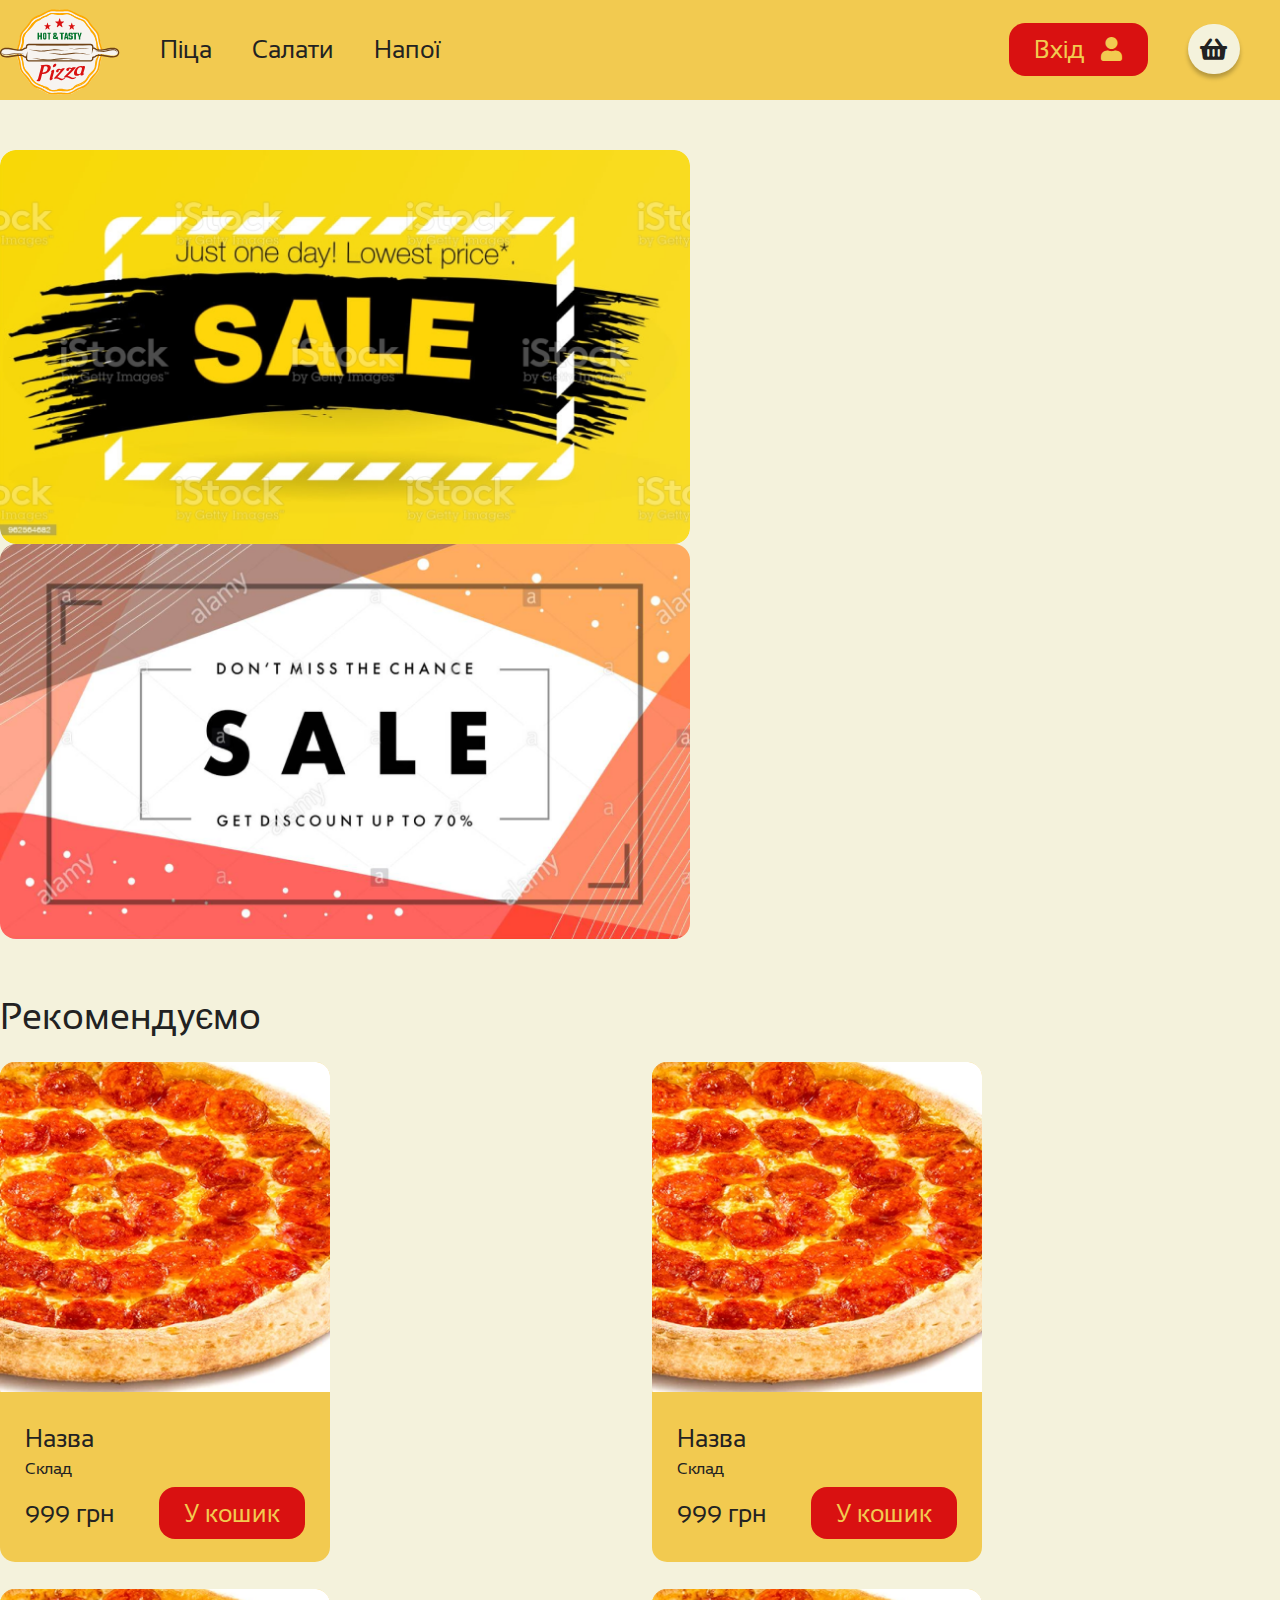
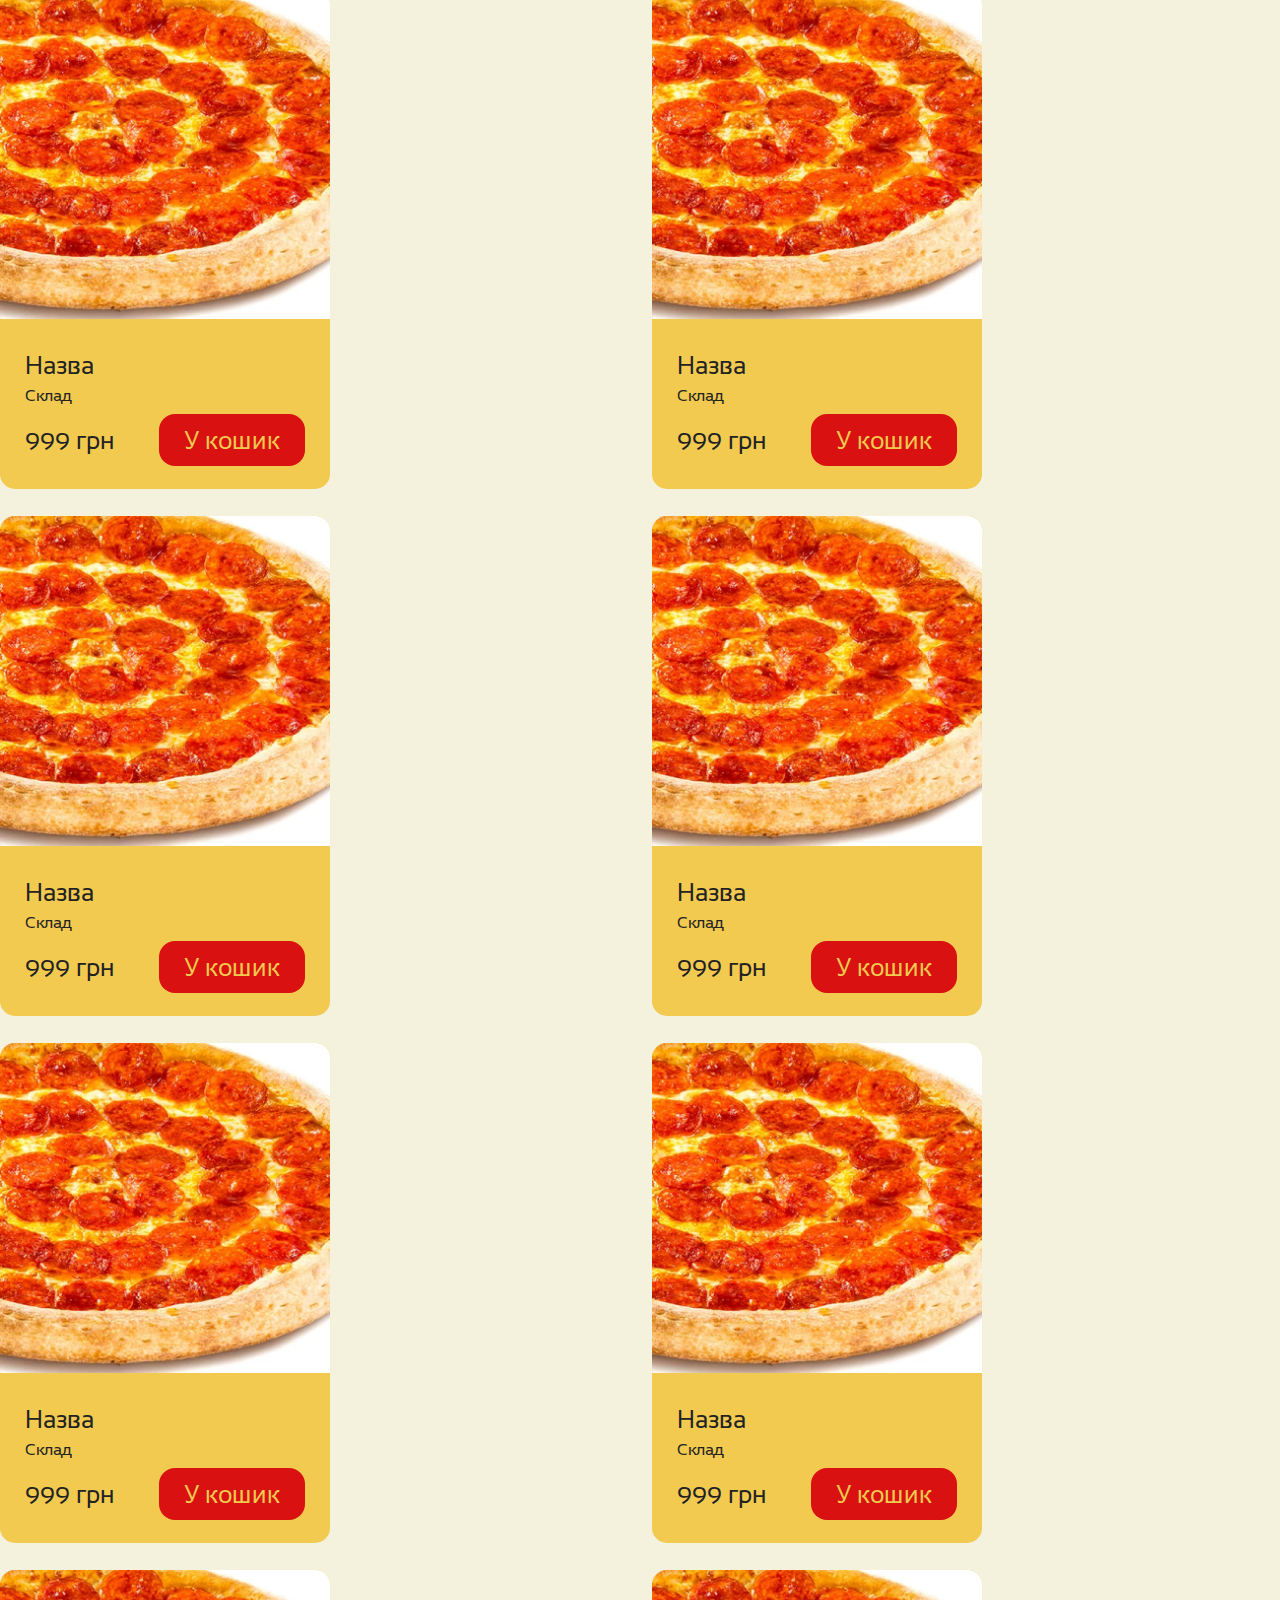
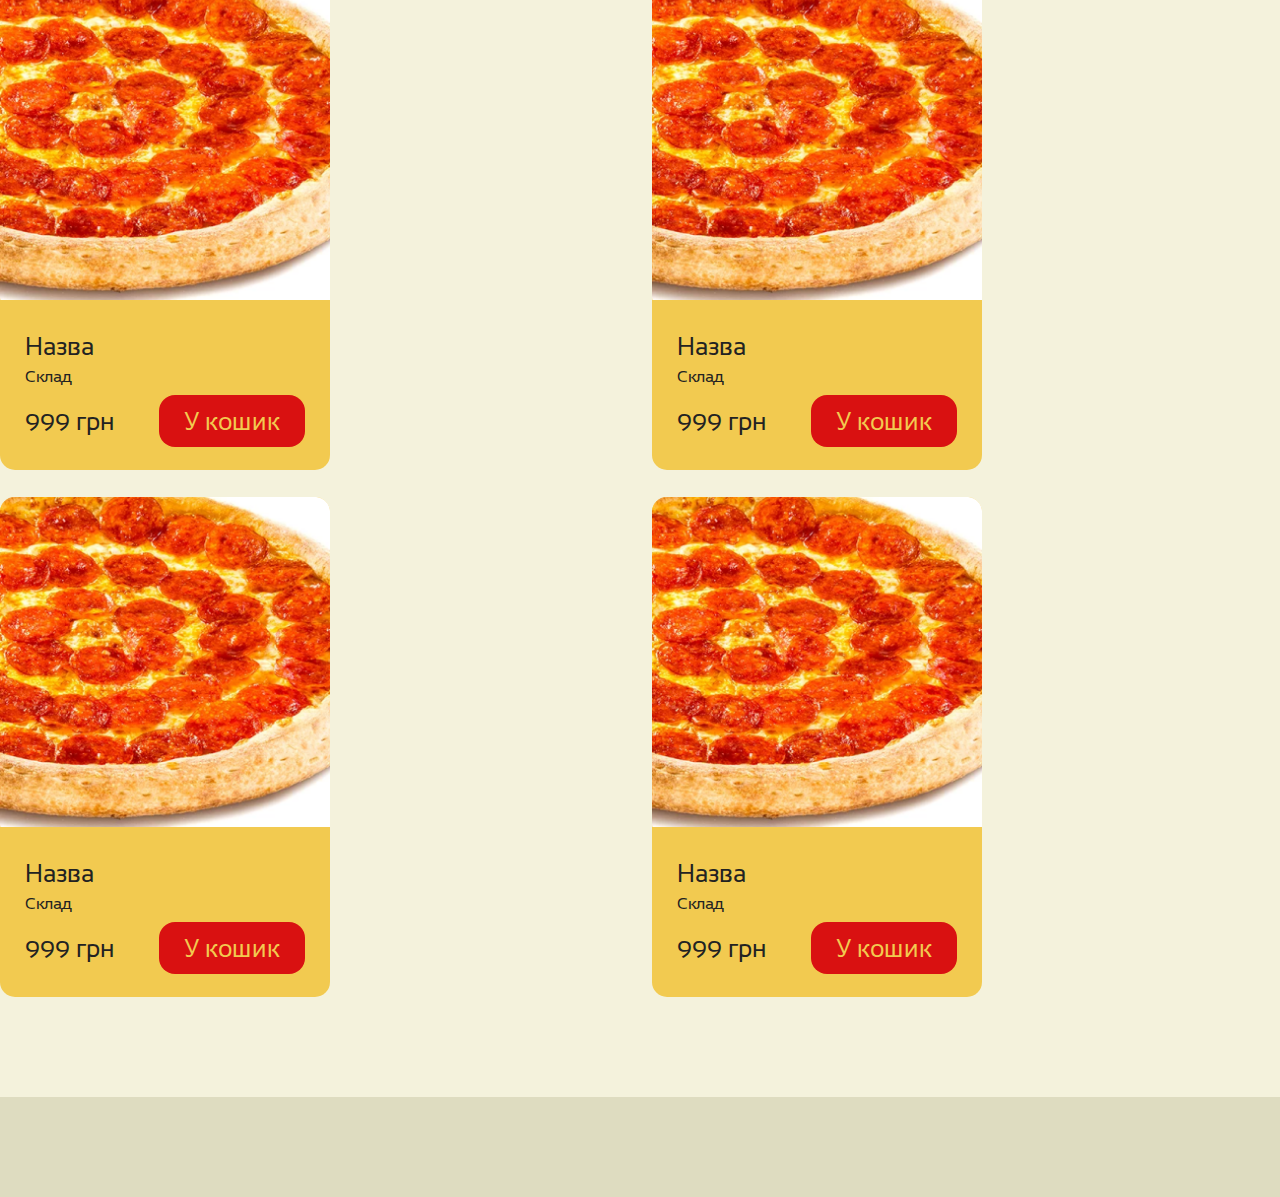
<file: index.html>
<!DOCTYPE html>
<html lang="uk">
<head>
    <meta charset="UTF-8">
    <title>Піца</title>
    <link rel="stylesheet" href="styles/style.css">
</head>
<body>
    <header class="top-header">
        <div class="wrapper">
            <nav class="left-nav">
                <ul>
                    <li>
                        <a href="#" class="logo">
                            <img src="img/logo.svg" alt="logo"/>
                        </a>
                    </li>
                    <li><a href="pages/category.html">Піца</a></li>
                    <li><a href="pages/category.html">Салати</a></li>
                    <li><a href="pages/category.html">Напої</a></li>
                </ul>
            </nav>
            <nav class="right-nav">
                <ul>
                    <li>
                        <a href="pages/login.html" class="login-button">Вхід <i class="fas fa-user"></i></a>
                    </li>
                    <li>
                        <a href="pages/cart.html">
                            <i class="fas fa-shopping-basket"></i>
                        </a>
                    </li>
                </ul>
            </nav>
        </div>
    </header>

    <main>
        <div class="wrapper">
            <div class="specials">
                <a href="pages/special.html">
                    <img src="img/sale2.png" class="special1" alt="special1">
                </a>
                <a href="pages/special.html">
                    <img src="img/sale1.png" class="special2" alt="special2">
                </a>
            </div>
            <div class="content">
                <h1>Рекомендуємо</h1>
                <div class="container-xxl container-sm container flex-wrap">
                    <div class="row row-cols-4">
                        <div class="col-xxl-3 col-sm-6 col-12">
                            <div class="item-box">
                                <a>
                                    <img src="img/item_pic.png" alt="item_placeholder">
                                </a>
                                <div class="item-box-text">
                                    <h2 class="item-name"><a>Назва</a></h2>
                                    <h3 class="item-description"><a>Склад</a></h3>
                                    <ul>
                                        <li><h2><a class="item-price">999 грн</a></h2></li>
                                        <li><h2><a href="#" class="item-buy">У кошик</a></h2></li>
                                    </ul>
                                </div>
                            </div>
                        </div>
                        <div class="col-xxl-3 col-sm-6 col-12">
                            <div class="item-box">
                                <img src="img/item_pic.png" alt="item_placeholder">
                                <div class="item-box-text">
                                    <h2 class="item-name"><a>Назва</a></h2>
                                    <h3 class="item-description"><a>Склад</a></h3>
                                    <ul>
                                        <li><h2><a class="item-price">999 грн</a></h2></li>
                                        <li><h2><a href="#" class="item-buy">У кошик</a></h2></li>
                                    </ul>
                                </div>
                            </div>
                        </div>
                        <div class="col-xxl-3 col-sm-6 col-12">
                            <div class="item-box">
                                <img src="img/item_pic.png" alt="item_placeholder">
                                <div class="item-box-text">
                                    <h2 class="item-name"><a>Назва</a></h2>
                                    <h3 class="item-description"><a>Склад</a></h3>
                                    <ul>
                                        <li><h2><a class="item-price">999 грн</a></h2></li>
                                        <li><h2><a href="#" class="item-buy">У кошик</a></h2></li>
                                    </ul>
                                </div>
                            </div>
                        </div>
                        <div class="col-xxl-3 col-sm-6 col-12">
                            <div class="item-box">
                                <img src="img/item_pic.png" alt="item_placeholder">
                                <div class="item-box-text">
                                    <h2 class="item-name"><a>Назва</a></h2>
                                    <h3 class="item-description"><a>Склад</a></h3>
                                    <ul>
                                        <li><h2><a class="item-price">999 грн</a></h2></li>
                                        <li><h2><a href="#" class="item-buy">У кошик</a></h2></li>
                                    </ul>
                                </div>
                            </div>
                        </div>
                    </div>
                    <div class="row row-cols-4">
                        <div class="col-xxl-3 col-sm-6 col-12">
                            <div class="item-box">
                                <a>
                                    <img src="img/item_pic.png" alt="item_placeholder">
                                </a>
                                <div class="item-box-text">
                                    <h2 class="item-name"><a>Назва</a></h2>
                                    <h3 class="item-description"><a>Склад</a></h3>
                                    <ul>
                                        <li><h2><a class="item-price">999 грн</a></h2></li>
                                        <li><h2><a href="#" class="item-buy">У кошик</a></h2></li>
                                    </ul>
                                </div>
                            </div>
                        </div>
                        <div class="col-xxl-3 col-sm-6 col-12">
                            <div class="item-box">
                                <img src="img/item_pic.png" alt="item_placeholder">
                                <div class="item-box-text">
                                    <h2 class="item-name"><a>Назва</a></h2>
                                    <h3 class="item-description"><a>Склад</a></h3>
                                    <ul>
                                        <li><h2><a class="item-price">999 грн</a></h2></li>
                                        <li><h2><a href="#" class="item-buy">У кошик</a></h2></li>
                                    </ul>
                                </div>
                            </div>
                        </div>
                        <div class="col-xxl-3 col-sm-6 col-12">
                            <div class="item-box">
                                <img src="img/item_pic.png" alt="item_placeholder">
                                <div class="item-box-text">
                                    <h2 class="item-name"><a>Назва</a></h2>
                                    <h3 class="item-description"><a>Склад</a></h3>
                                    <ul>
                                        <li><h2><a class="item-price">999 грн</a></h2></li>
                                        <li><h2><a href="#" class="item-buy">У кошик</a></h2></li>
                                    </ul>
                                </div>
                            </div>
                        </div>
                        <div class="col-xxl-3 col-sm-6 col-12">
                            <div class="item-box">
                                <img src="img/item_pic.png" alt="item_placeholder">
                                <div class="item-box-text">
                                    <h2 class="item-name"><a>Назва</a></h2>
                                    <h3 class="item-description"><a>Склад</a></h3>
                                    <ul>
                                        <li><h2><a class="item-price">999 грн</a></h2></li>
                                        <li><h2><a href="#" class="item-buy">У кошик</a></h2></li>
                                    </ul>
                                </div>
                            </div>
                        </div>
                    </div>
                    <div class="row row-cols-4">
                        <div class="col-xxl-3 col-sm-6 col-12">
                            <div class="item-box">
                                <a>
                                    <img src="img/item_pic.png" alt="item_placeholder">
                                </a>
                                <div class="item-box-text">
                                    <h2 class="item-name"><a>Назва</a></h2>
                                    <h3 class="item-description"><a>Склад</a></h3>
                                    <ul>
                                        <li><h2><a class="item-price">999 грн</a></h2></li>
                                        <li><h2><a href="#" class="item-buy">У кошик</a></h2></li>
                                    </ul>
                                </div>
                            </div>
                        </div>
                        <div class="col-xxl-3 col-sm-6 col-12">
                            <div class="item-box">
                                <img src="img/item_pic.png" alt="item_placeholder">
                                <div class="item-box-text">
                                    <h2 class="item-name"><a>Назва</a></h2>
                                    <h3 class="item-description"><a>Склад</a></h3>
                                    <ul>
                                        <li><h2><a class="item-price">999 грн</a></h2></li>
                                        <li><h2><a href="#" class="item-buy">У кошик</a></h2></li>
                                    </ul>
                                </div>
                            </div>
                        </div>
                        <div class="col-xxl-3 col-sm-6 col-12">
                            <div class="item-box">
                                <img src="img/item_pic.png" alt="item_placeholder">
                                <div class="item-box-text">
                                    <h2 class="item-name"><a>Назва</a></h2>
                                    <h3 class="item-description"><a>Склад</a></h3>
                                    <ul>
                                        <li><h2><a class="item-price">999 грн</a></h2></li>
                                        <li><h2><a href="#" class="item-buy">У кошик</a></h2></li>
                                    </ul>
                                </div>
                            </div>
                        </div>
                        <div class="col-xxl-3 col-sm-6 col-12">
                            <div class="item-box">
                                <img src="img/item_pic.png" alt="item_placeholder">
                                <div class="item-box-text">
                                    <h2 class="item-name"><a>Назва</a></h2>
                                    <h3 class="item-description"><a>Склад</a></h3>
                                    <ul>
                                        <li><h2><a class="item-price">999 грн</a></h2></li>
                                        <li><h2><a href="#" class="item-buy">У кошик</a></h2></li>
                                    </ul>
                                </div>
                            </div>
                        </div>
                    </div>
                </div>
            </div>
        </div>
    </main>

    <footer>
    </footer>
</body>
</html>
</file>
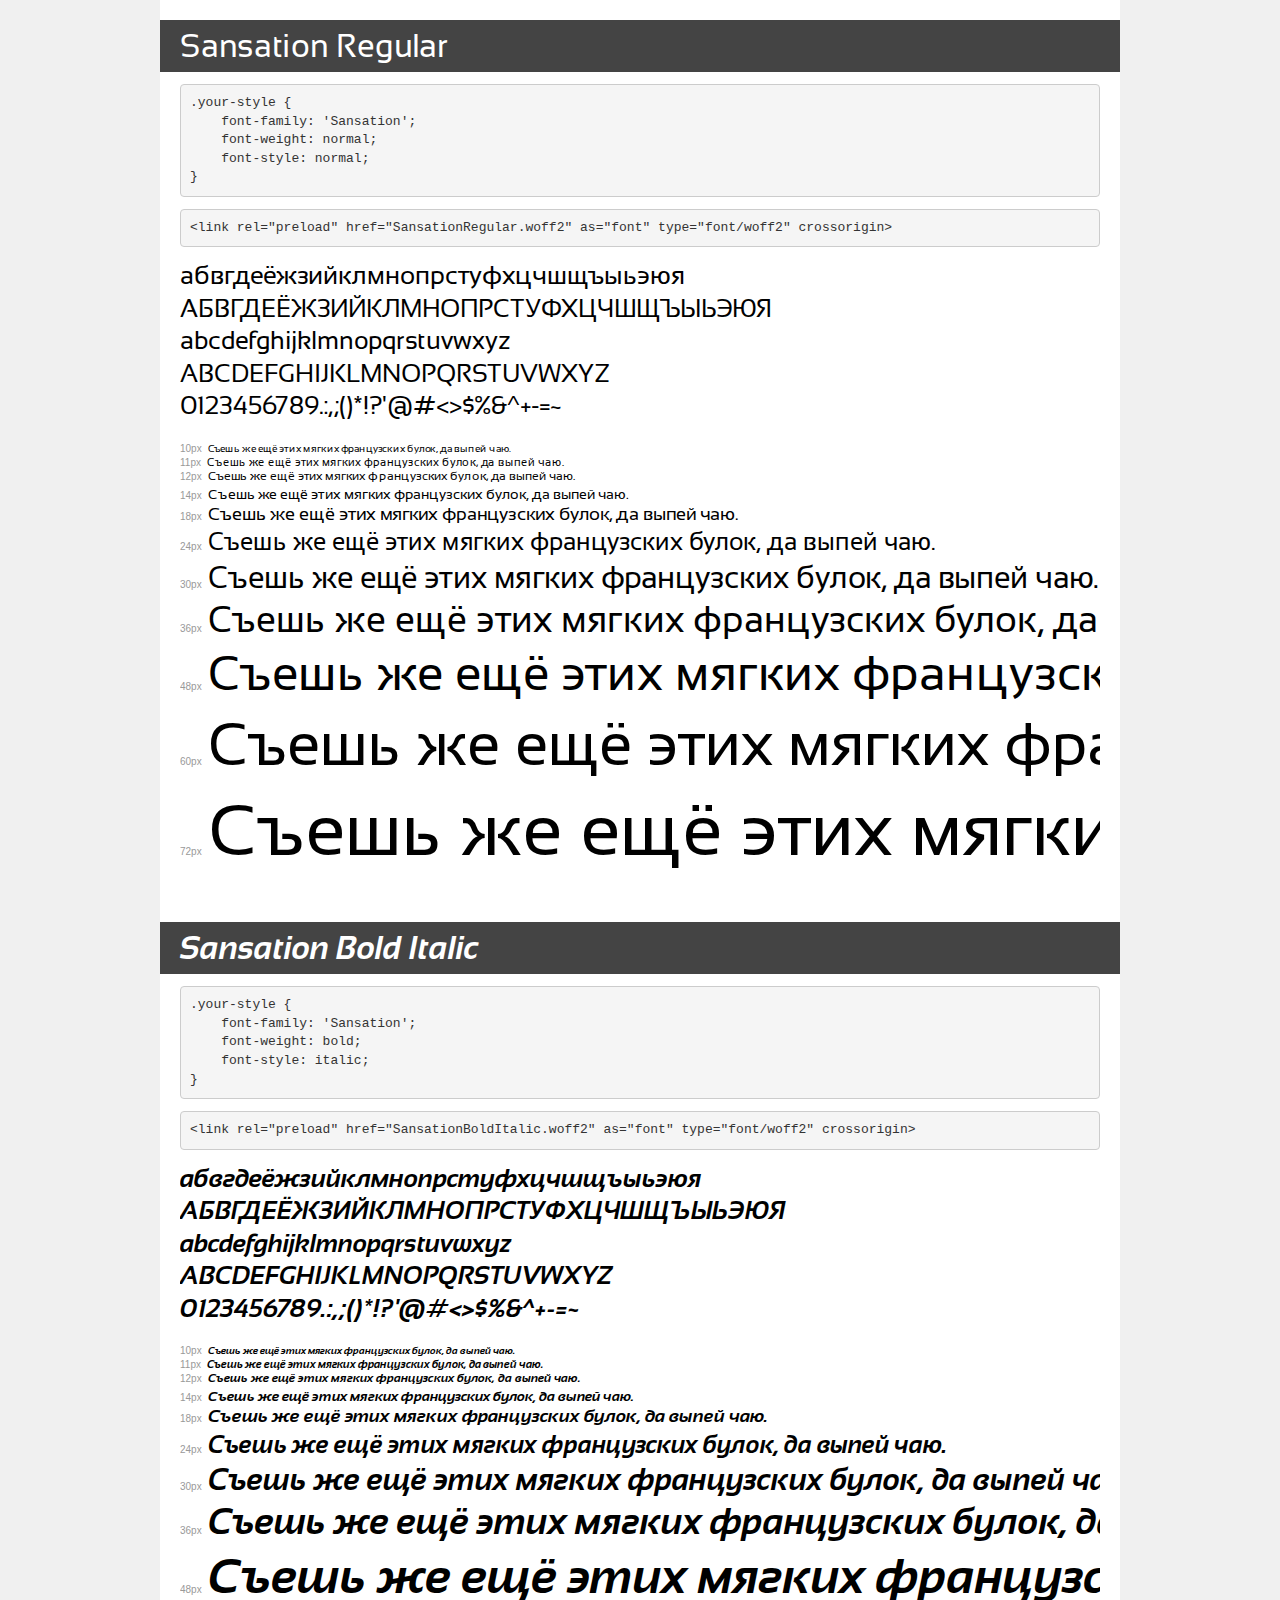
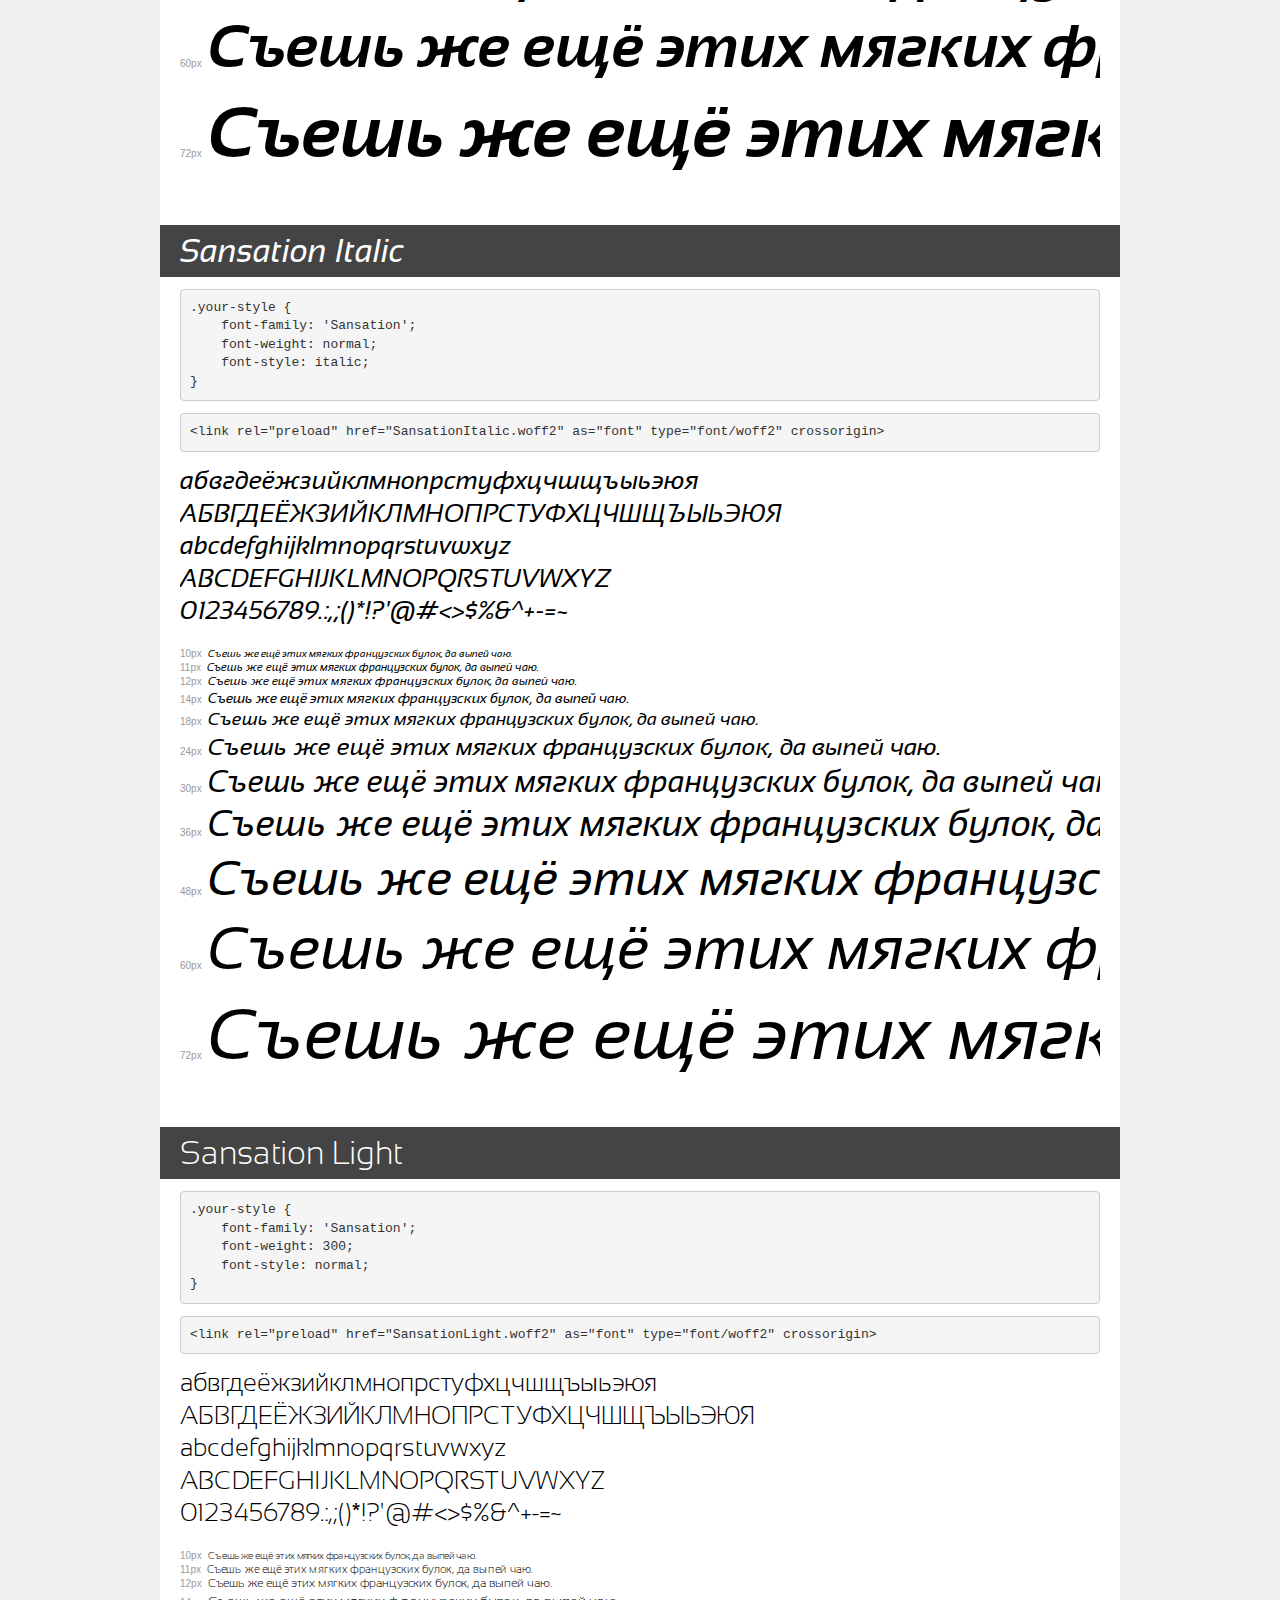
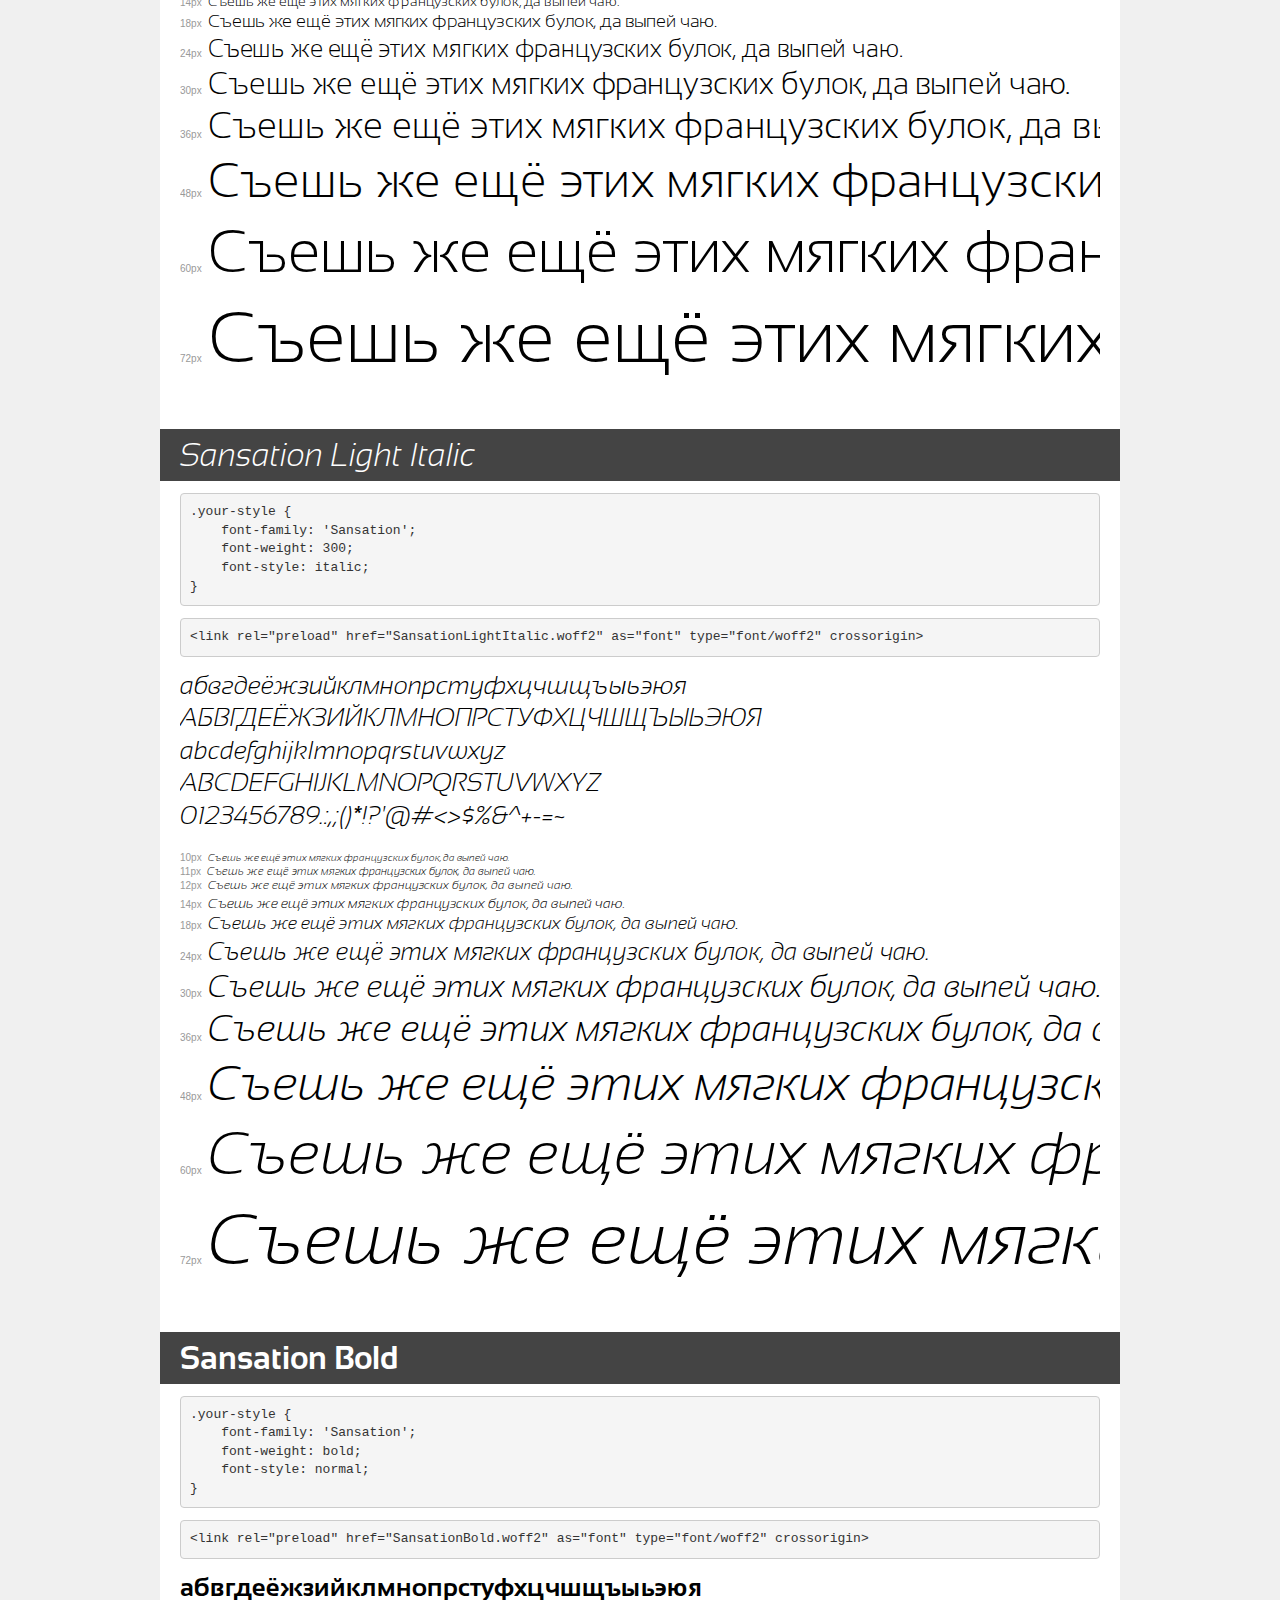
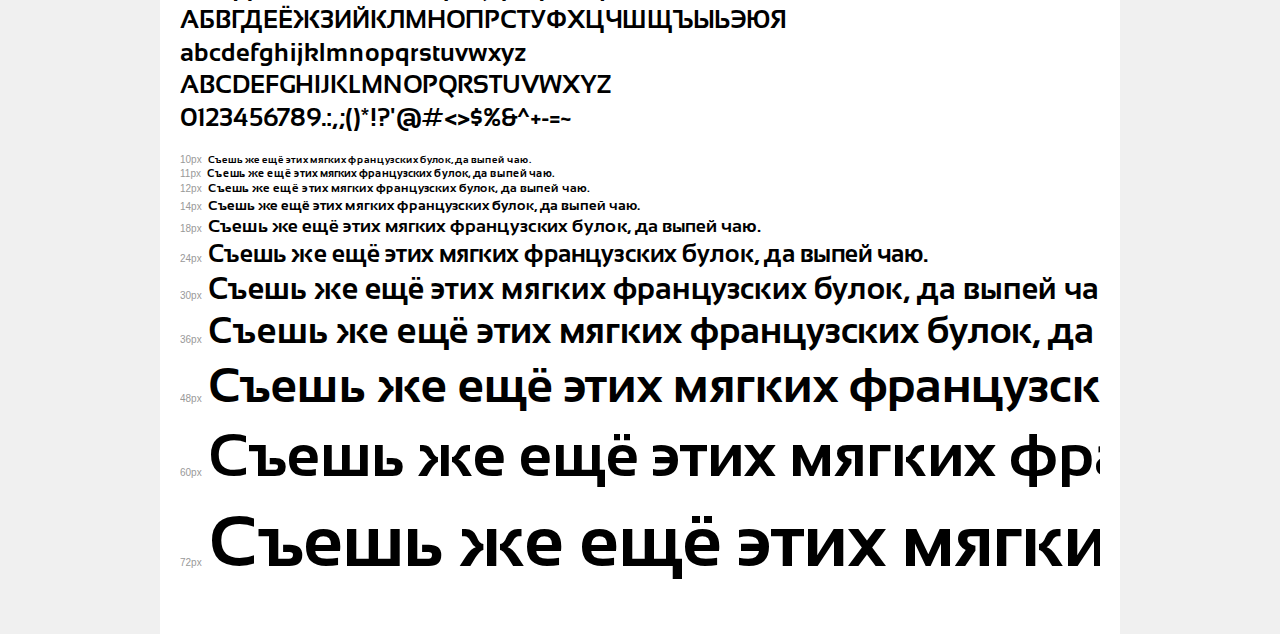
<file: fonts/demo.html>
<!DOCTYPE html>
<html lang="en">
<head>
    <meta charset="utf-8">
    <meta http-equiv="X-UA-Compatible" content="IE=edge">
    <meta name="viewport" content="width=device-width, initial-scale=1">
    <meta name="robots" content="noindex, noarchive">
    <meta name="format-detection" content="telephone=no">
    <title>Transfonter demo</title>
    <link href="sansation_import.css" rel="stylesheet">
    <style>
        /*
        http://meyerweb.com/eric/tools/css/reset/
        v2.0 | 20110126
        License: none (public domain)
        */
        html, body, div, span, applet, object, iframe,
        h1, h2, h3, h4, h5, h6, p, blockquote, pre,
        a, abbr, acronym, address, big, cite, code,
        del, dfn, em, img, ins, kbd, q, s, samp,
        small, strike, strong, sub, sup, tt, var,
        b, u, i, center,
        dl, dt, dd, ol, ul, li,
        fieldset, form, label, legend,
        table, caption, tbody, tfoot, thead, tr, th, td,
        article, aside, canvas, details, embed,
        figure, figcaption, footer, header, hgroup,
        menu, nav, output, ruby, section, summary,
        time, mark, audio, video {
            margin: 0;
            padding: 0;
            border: 0;
            font-size: 100%;
            font: inherit;
            vertical-align: baseline;
        }
        /* HTML5 display-role reset for older browsers */
        article, aside, details, figcaption, figure,
        footer, header, hgroup, menu, nav, section {
            display: block;
        }
        body {
            line-height: 1;
        }
        ol, ul {
            list-style: none;
        }
        blockquote, q {
            quotes: none;
        }
        blockquote:before, blockquote:after,
        q:before, q:after {
            content: '';
            content: none;
        }
        table {
            border-collapse: collapse;
            border-spacing: 0;
        }
        /* demo styles */
        body {
            background: #f0f0f0;
            color: #000;
        }
        .page {
            background: #fff;
            width: 920px;
            margin: 0 auto;
            padding: 20px 20px 0 20px;
            overflow: hidden;
        }
        .font-container {
            overflow-x: auto;
            overflow-y: hidden;
            margin-bottom: 40px;
            line-height: 1.3;
            white-space: nowrap;
            padding-bottom: 5px;
        }
        h1 {
            position: relative;
            background: #444;
            font-size: 32px;
            color: #fff;
            padding: 10px 20px;
            margin: 0 -20px 12px -20px;
        }
        .letters {
            font-size: 25px;
            margin-bottom: 20px;
        }
        .s10:before {
            content: '10px';
        }
        .s11:before {
            content: '11px';
        }
        .s12:before {
            content: '12px';
        }
        .s14:before {
            content: '14px';
        }
        .s18:before {
            content: '18px';
        }
        .s24:before {
            content: '24px';
        }
        .s30:before {
            content: '30px';
        }
        .s36:before {
            content: '36px';
        }
        .s48:before {
            content: '48px';
        }
        .s60:before {
            content: '60px';
        }
        .s72:before {
            content: '72px';
        }
        .s10:before, .s11:before, .s12:before, .s14:before,
        .s18:before, .s24:before, .s30:before, .s36:before,
        .s48:before, .s60:before, .s72:before {
            font-family: Arial, sans-serif;
            font-size: 10px;
            font-weight: normal;
            font-style: normal;
            color: #999;
            padding-right: 6px;
        }
        pre {
            display: block;
            padding: 9px;
            margin: 0 0 12px;
            font-family: Monaco, Menlo, Consolas, "Courier New", monospace;
            font-size: 13px;
            line-height: 1.428571429;
            color: #333;
            font-weight: normal;
            font-style: normal;
            background-color: #f5f5f5;
            border: 1px solid #ccc;
            overflow-x: auto;
            border-radius: 4px;
        }
        /* responsive */
        @media (max-width: 959px) {
            .page {
                width: auto;
                margin: 0;
            }
        }
    </style>
</head>
<body>
<div class="page">
    <div class="demo">
        <h1 style="font-family: 'Sansation'; font-weight: normal; font-style: normal;">Sansation Regular</h1>
        <pre title="Usage">.your-style {
    font-family: 'Sansation';
    font-weight: normal;
    font-style: normal;
}</pre>
        <pre title="Preload (optional)">
&lt;link rel=&quot;preload&quot; href=&quot;SansationRegular.woff2&quot; as=&quot;font&quot; type=&quot;font/woff2&quot; crossorigin&gt;</pre>
        <div class="font-container" style="font-family: 'Sansation'; font-weight: normal; font-style: normal;">
            <p class="letters">
                абвгдеёжзийклмнопрстуфхцчшщъыьэюя<br>
АБВГДЕЁЖЗИЙКЛМНОПРСТУФХЦЧШЩЪЫЬЭЮЯ<br>
abcdefghijklmnopqrstuvwxyz<br>
ABCDEFGHIJKLMNOPQRSTUVWXYZ<br>
                0123456789.:,;()*!?'@#&lt;&gt;$%&^+-=~
            </p>
            <p class="s10" style="font-size: 10px;">Съешь же ещё этих мягких французских булок, да выпей чаю.</p>
            <p class="s11" style="font-size: 11px;">Съешь же ещё этих мягких французских булок, да выпей чаю.</p>
            <p class="s12" style="font-size: 12px;">Съешь же ещё этих мягких французских булок, да выпей чаю.</p>
            <p class="s14" style="font-size: 14px;">Съешь же ещё этих мягких французских булок, да выпей чаю.</p>
            <p class="s18" style="font-size: 18px;">Съешь же ещё этих мягких французских булок, да выпей чаю.</p>
            <p class="s24" style="font-size: 24px;">Съешь же ещё этих мягких французских булок, да выпей чаю.</p>
            <p class="s30" style="font-size: 30px;">Съешь же ещё этих мягких французских булок, да выпей чаю.</p>
            <p class="s36" style="font-size: 36px;">Съешь же ещё этих мягких французских булок, да выпей чаю.</p>
            <p class="s48" style="font-size: 48px;">Съешь же ещё этих мягких французских булок, да выпей чаю.</p>
            <p class="s60" style="font-size: 60px;">Съешь же ещё этих мягких французских булок, да выпей чаю.</p>
            <p class="s72" style="font-size: 72px;">Съешь же ещё этих мягких французских булок, да выпей чаю.</p>
        </div>
    </div>

    <div class="demo">
        <h1 style="font-family: 'Sansation'; font-weight: bold; font-style: italic;">Sansation Bold Italic</h1>
        <pre title="Usage">.your-style {
    font-family: 'Sansation';
    font-weight: bold;
    font-style: italic;
}</pre>
        <pre title="Preload (optional)">
&lt;link rel=&quot;preload&quot; href=&quot;SansationBoldItalic.woff2&quot; as=&quot;font&quot; type=&quot;font/woff2&quot; crossorigin&gt;</pre>
        <div class="font-container" style="font-family: 'Sansation'; font-weight: bold; font-style: italic;">
            <p class="letters">
                абвгдеёжзийклмнопрстуфхцчшщъыьэюя<br>
АБВГДЕЁЖЗИЙКЛМНОПРСТУФХЦЧШЩЪЫЬЭЮЯ<br>
abcdefghijklmnopqrstuvwxyz<br>
ABCDEFGHIJKLMNOPQRSTUVWXYZ<br>
                0123456789.:,;()*!?'@#&lt;&gt;$%&^+-=~
            </p>
            <p class="s10" style="font-size: 10px;">Съешь же ещё этих мягких французских булок, да выпей чаю.</p>
            <p class="s11" style="font-size: 11px;">Съешь же ещё этих мягких французских булок, да выпей чаю.</p>
            <p class="s12" style="font-size: 12px;">Съешь же ещё этих мягких французских булок, да выпей чаю.</p>
            <p class="s14" style="font-size: 14px;">Съешь же ещё этих мягких французских булок, да выпей чаю.</p>
            <p class="s18" style="font-size: 18px;">Съешь же ещё этих мягких французских булок, да выпей чаю.</p>
            <p class="s24" style="font-size: 24px;">Съешь же ещё этих мягких французских булок, да выпей чаю.</p>
            <p class="s30" style="font-size: 30px;">Съешь же ещё этих мягких французских булок, да выпей чаю.</p>
            <p class="s36" style="font-size: 36px;">Съешь же ещё этих мягких французских булок, да выпей чаю.</p>
            <p class="s48" style="font-size: 48px;">Съешь же ещё этих мягких французских булок, да выпей чаю.</p>
            <p class="s60" style="font-size: 60px;">Съешь же ещё этих мягких французских булок, да выпей чаю.</p>
            <p class="s72" style="font-size: 72px;">Съешь же ещё этих мягких французских булок, да выпей чаю.</p>
        </div>
    </div>

    <div class="demo">
        <h1 style="font-family: 'Sansation'; font-weight: normal; font-style: italic;">Sansation Italic</h1>
        <pre title="Usage">.your-style {
    font-family: 'Sansation';
    font-weight: normal;
    font-style: italic;
}</pre>
        <pre title="Preload (optional)">
&lt;link rel=&quot;preload&quot; href=&quot;SansationItalic.woff2&quot; as=&quot;font&quot; type=&quot;font/woff2&quot; crossorigin&gt;</pre>
        <div class="font-container" style="font-family: 'Sansation'; font-weight: normal; font-style: italic;">
            <p class="letters">
                абвгдеёжзийклмнопрстуфхцчшщъыьэюя<br>
АБВГДЕЁЖЗИЙКЛМНОПРСТУФХЦЧШЩЪЫЬЭЮЯ<br>
abcdefghijklmnopqrstuvwxyz<br>
ABCDEFGHIJKLMNOPQRSTUVWXYZ<br>
                0123456789.:,;()*!?'@#&lt;&gt;$%&^+-=~
            </p>
            <p class="s10" style="font-size: 10px;">Съешь же ещё этих мягких французских булок, да выпей чаю.</p>
            <p class="s11" style="font-size: 11px;">Съешь же ещё этих мягких французских булок, да выпей чаю.</p>
            <p class="s12" style="font-size: 12px;">Съешь же ещё этих мягких французских булок, да выпей чаю.</p>
            <p class="s14" style="font-size: 14px;">Съешь же ещё этих мягких французских булок, да выпей чаю.</p>
            <p class="s18" style="font-size: 18px;">Съешь же ещё этих мягких французских булок, да выпей чаю.</p>
            <p class="s24" style="font-size: 24px;">Съешь же ещё этих мягких французских булок, да выпей чаю.</p>
            <p class="s30" style="font-size: 30px;">Съешь же ещё этих мягких французских булок, да выпей чаю.</p>
            <p class="s36" style="font-size: 36px;">Съешь же ещё этих мягких французских булок, да выпей чаю.</p>
            <p class="s48" style="font-size: 48px;">Съешь же ещё этих мягких французских булок, да выпей чаю.</p>
            <p class="s60" style="font-size: 60px;">Съешь же ещё этих мягких французских булок, да выпей чаю.</p>
            <p class="s72" style="font-size: 72px;">Съешь же ещё этих мягких французских булок, да выпей чаю.</p>
        </div>
    </div>

    <div class="demo">
        <h1 style="font-family: 'Sansation'; font-weight: 300; font-style: normal;">Sansation Light</h1>
        <pre title="Usage">.your-style {
    font-family: 'Sansation';
    font-weight: 300;
    font-style: normal;
}</pre>
        <pre title="Preload (optional)">
&lt;link rel=&quot;preload&quot; href=&quot;SansationLight.woff2&quot; as=&quot;font&quot; type=&quot;font/woff2&quot; crossorigin&gt;</pre>
        <div class="font-container" style="font-family: 'Sansation'; font-weight: 300; font-style: normal;">
            <p class="letters">
                абвгдеёжзийклмнопрстуфхцчшщъыьэюя<br>
АБВГДЕЁЖЗИЙКЛМНОПРСТУФХЦЧШЩЪЫЬЭЮЯ<br>
abcdefghijklmnopqrstuvwxyz<br>
ABCDEFGHIJKLMNOPQRSTUVWXYZ<br>
                0123456789.:,;()*!?'@#&lt;&gt;$%&^+-=~
            </p>
            <p class="s10" style="font-size: 10px;">Съешь же ещё этих мягких французских булок, да выпей чаю.</p>
            <p class="s11" style="font-size: 11px;">Съешь же ещё этих мягких французских булок, да выпей чаю.</p>
            <p class="s12" style="font-size: 12px;">Съешь же ещё этих мягких французских булок, да выпей чаю.</p>
            <p class="s14" style="font-size: 14px;">Съешь же ещё этих мягких французских булок, да выпей чаю.</p>
            <p class="s18" style="font-size: 18px;">Съешь же ещё этих мягких французских булок, да выпей чаю.</p>
            <p class="s24" style="font-size: 24px;">Съешь же ещё этих мягких французских булок, да выпей чаю.</p>
            <p class="s30" style="font-size: 30px;">Съешь же ещё этих мягких французских булок, да выпей чаю.</p>
            <p class="s36" style="font-size: 36px;">Съешь же ещё этих мягких французских булок, да выпей чаю.</p>
            <p class="s48" style="font-size: 48px;">Съешь же ещё этих мягких французских булок, да выпей чаю.</p>
            <p class="s60" style="font-size: 60px;">Съешь же ещё этих мягких французских булок, да выпей чаю.</p>
            <p class="s72" style="font-size: 72px;">Съешь же ещё этих мягких французских булок, да выпей чаю.</p>
        </div>
    </div>

    <div class="demo">
        <h1 style="font-family: 'Sansation'; font-weight: 300; font-style: italic;">Sansation Light Italic</h1>
        <pre title="Usage">.your-style {
    font-family: 'Sansation';
    font-weight: 300;
    font-style: italic;
}</pre>
        <pre title="Preload (optional)">
&lt;link rel=&quot;preload&quot; href=&quot;SansationLightItalic.woff2&quot; as=&quot;font&quot; type=&quot;font/woff2&quot; crossorigin&gt;</pre>
        <div class="font-container" style="font-family: 'Sansation'; font-weight: 300; font-style: italic;">
            <p class="letters">
                абвгдеёжзийклмнопрстуфхцчшщъыьэюя<br>
АБВГДЕЁЖЗИЙКЛМНОПРСТУФХЦЧШЩЪЫЬЭЮЯ<br>
abcdefghijklmnopqrstuvwxyz<br>
ABCDEFGHIJKLMNOPQRSTUVWXYZ<br>
                0123456789.:,;()*!?'@#&lt;&gt;$%&^+-=~
            </p>
            <p class="s10" style="font-size: 10px;">Съешь же ещё этих мягких французских булок, да выпей чаю.</p>
            <p class="s11" style="font-size: 11px;">Съешь же ещё этих мягких французских булок, да выпей чаю.</p>
            <p class="s12" style="font-size: 12px;">Съешь же ещё этих мягких французских булок, да выпей чаю.</p>
            <p class="s14" style="font-size: 14px;">Съешь же ещё этих мягких французских булок, да выпей чаю.</p>
            <p class="s18" style="font-size: 18px;">Съешь же ещё этих мягких французских булок, да выпей чаю.</p>
            <p class="s24" style="font-size: 24px;">Съешь же ещё этих мягких французских булок, да выпей чаю.</p>
            <p class="s30" style="font-size: 30px;">Съешь же ещё этих мягких французских булок, да выпей чаю.</p>
            <p class="s36" style="font-size: 36px;">Съешь же ещё этих мягких французских булок, да выпей чаю.</p>
            <p class="s48" style="font-size: 48px;">Съешь же ещё этих мягких французских булок, да выпей чаю.</p>
            <p class="s60" style="font-size: 60px;">Съешь же ещё этих мягких французских булок, да выпей чаю.</p>
            <p class="s72" style="font-size: 72px;">Съешь же ещё этих мягких французских булок, да выпей чаю.</p>
        </div>
    </div>

    <div class="demo">
        <h1 style="font-family: 'Sansation'; font-weight: bold; font-style: normal;">Sansation Bold</h1>
        <pre title="Usage">.your-style {
    font-family: 'Sansation';
    font-weight: bold;
    font-style: normal;
}</pre>
        <pre title="Preload (optional)">
&lt;link rel=&quot;preload&quot; href=&quot;SansationBold.woff2&quot; as=&quot;font&quot; type=&quot;font/woff2&quot; crossorigin&gt;</pre>
        <div class="font-container" style="font-family: 'Sansation'; font-weight: bold; font-style: normal;">
            <p class="letters">
                абвгдеёжзийклмнопрстуфхцчшщъыьэюя<br>
АБВГДЕЁЖЗИЙКЛМНОПРСТУФХЦЧШЩЪЫЬЭЮЯ<br>
abcdefghijklmnopqrstuvwxyz<br>
ABCDEFGHIJKLMNOPQRSTUVWXYZ<br>
                0123456789.:,;()*!?'@#&lt;&gt;$%&^+-=~
            </p>
            <p class="s10" style="font-size: 10px;">Съешь же ещё этих мягких французских булок, да выпей чаю.</p>
            <p class="s11" style="font-size: 11px;">Съешь же ещё этих мягких французских булок, да выпей чаю.</p>
            <p class="s12" style="font-size: 12px;">Съешь же ещё этих мягких французских булок, да выпей чаю.</p>
            <p class="s14" style="font-size: 14px;">Съешь же ещё этих мягких французских булок, да выпей чаю.</p>
            <p class="s18" style="font-size: 18px;">Съешь же ещё этих мягких французских булок, да выпей чаю.</p>
            <p class="s24" style="font-size: 24px;">Съешь же ещё этих мягких французских булок, да выпей чаю.</p>
            <p class="s30" style="font-size: 30px;">Съешь же ещё этих мягких французских булок, да выпей чаю.</p>
            <p class="s36" style="font-size: 36px;">Съешь же ещё этих мягких французских булок, да выпей чаю.</p>
            <p class="s48" style="font-size: 48px;">Съешь же ещё этих мягких французских булок, да выпей чаю.</p>
            <p class="s60" style="font-size: 60px;">Съешь же ещё этих мягких французских булок, да выпей чаю.</p>
            <p class="s72" style="font-size: 72px;">Съешь же ещё этих мягких французских булок, да выпей чаю.</p>
        </div>
    </div>

</div>
</body>
</html>
</file>
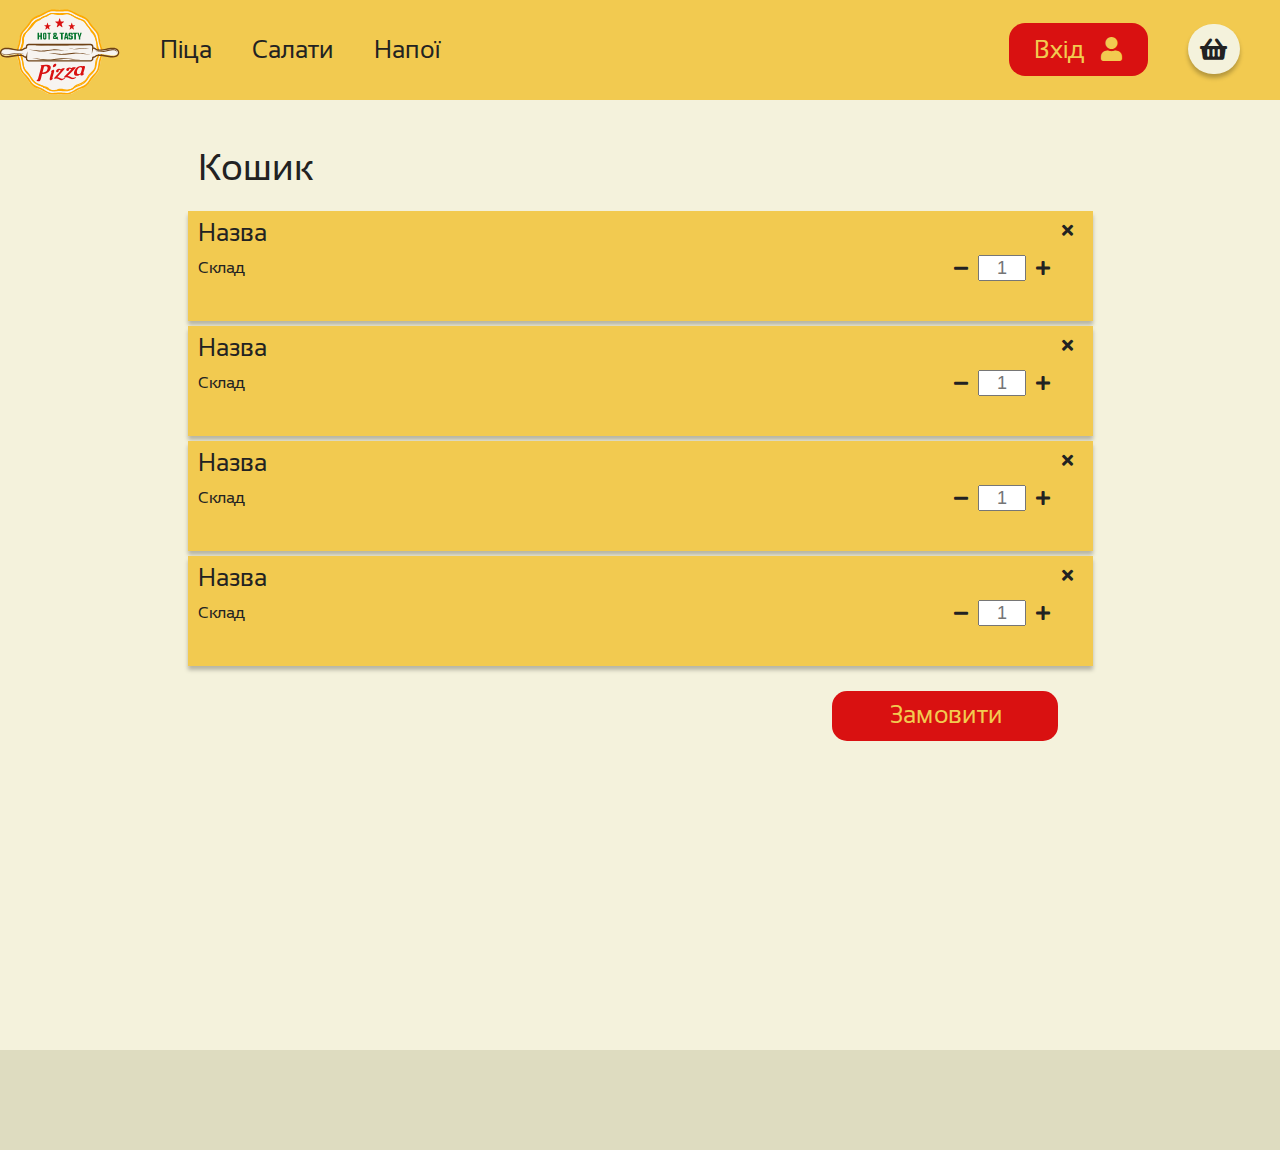
<file: pages/cart.html>
<!DOCTYPE html>
<html lang="uk">
<head>
    <meta charset="UTF-8">
    <title>Кошик</title>
    <link rel="stylesheet" href="../styles/style.css">
</head>
<body>
<header class="top-header">
    <div class="wrapper">
        <nav class="left-nav">
            <ul>
                <li>
                    <a href="../index.html" class="logo">
                        <img src="../img/logo.svg" alt="logo"/>
                    </a>
                </li>
                <li><a href="../pages/category.html">Піца</a></li>
                <li><a href="../pages/category.html">Салати</a></li>
                <li><a href="../pages/category.html">Напої</a></li>
            </ul>
        </nav>
        <nav class="right-nav">
            <ul>
                <li>
                    <a href="../pages/login.html" class="login-button">Вхід <i class="fas fa-user"></i></a>
                </li>
                <li>
                    <a href="../pages/cart.html">
                        <i class="fas fa-shopping-basket"></i>
                    </a>
                </li>
            </ul>
        </nav>
    </div>
</header>

<main>
    <div class="wrapper">
        <div class="content">
            <div class="cart">
                <h1>Кошик</h1>
                <div class="cart-content">
                    <div class="cart-item">
                        <ul>
                            <li><h2>Назва</h2></li>
                            <li><h3>Склад</h3></li>
                        </ul>
                        <form>
                            <button>
                                <i class="fas fa-minus"></i>
                            </button>
                            <input name="cart-quantity" placeholder="1">
                            <button>
                                <i class="fas fa-plus"></i>
                            </button>
                        </form>
                        <button class="remove-button" name="remove">
                            <i class="fas fa-times"></i>
                        </button>
                    </div>
                    <div class="cart-item">
                        <ul>
                            <li><h2>Назва</h2></li>
                            <li><h3>Склад</h3></li>
                        </ul>
                        <form>
                            <button>
                                <i class="fas fa-minus"></i>
                            </button>
                            <input name="cart-quantity" placeholder="1">
                            <button>
                                <i class="fas fa-plus"></i>
                            </button>
                        </form>
                        <button class="remove-button" name="remove">
                            <i class="fas fa-times"></i>
                        </button>
                    </div>
                    <div class="cart-item">
                        <ul>
                            <li><h2>Назва</h2></li>
                            <li><h3>Склад</h3></li>
                        </ul>
                        <form>
                            <button>
                                <i class="fas fa-minus"></i>
                            </button>
                            <input name="cart-quantity" placeholder="1">
                            <button>
                                <i class="fas fa-plus"></i>
                            </button>
                        </form>
                        <button class="remove-button" name="remove">
                            <i class="fas fa-times"></i>
                        </button>
                    </div>
                    <div class="cart-item">
                        <ul>
                            <li><h2>Назва</h2></li>
                            <li><h3>Склад</h3></li>
                        </ul>
                        <form>
                            <button>
                                <i class="fas fa-minus"></i>
                            </button>
                            <input name="cart-quantity" placeholder="1">
                            <button>
                                <i class="fas fa-plus"></i>
                            </button>
                        </form>
                        <button class="remove-button" name="remove">
                            <i class="fas fa-times"></i>
                        </button>
                    </div>
                </div>
                <form class="order-button">
                    <button>
                        <a>Замовити</a>
                    </button>
                </form>
            </div>
        </div>
    </div>
</main>

<footer>
</footer>
</body>
</html>
</file>
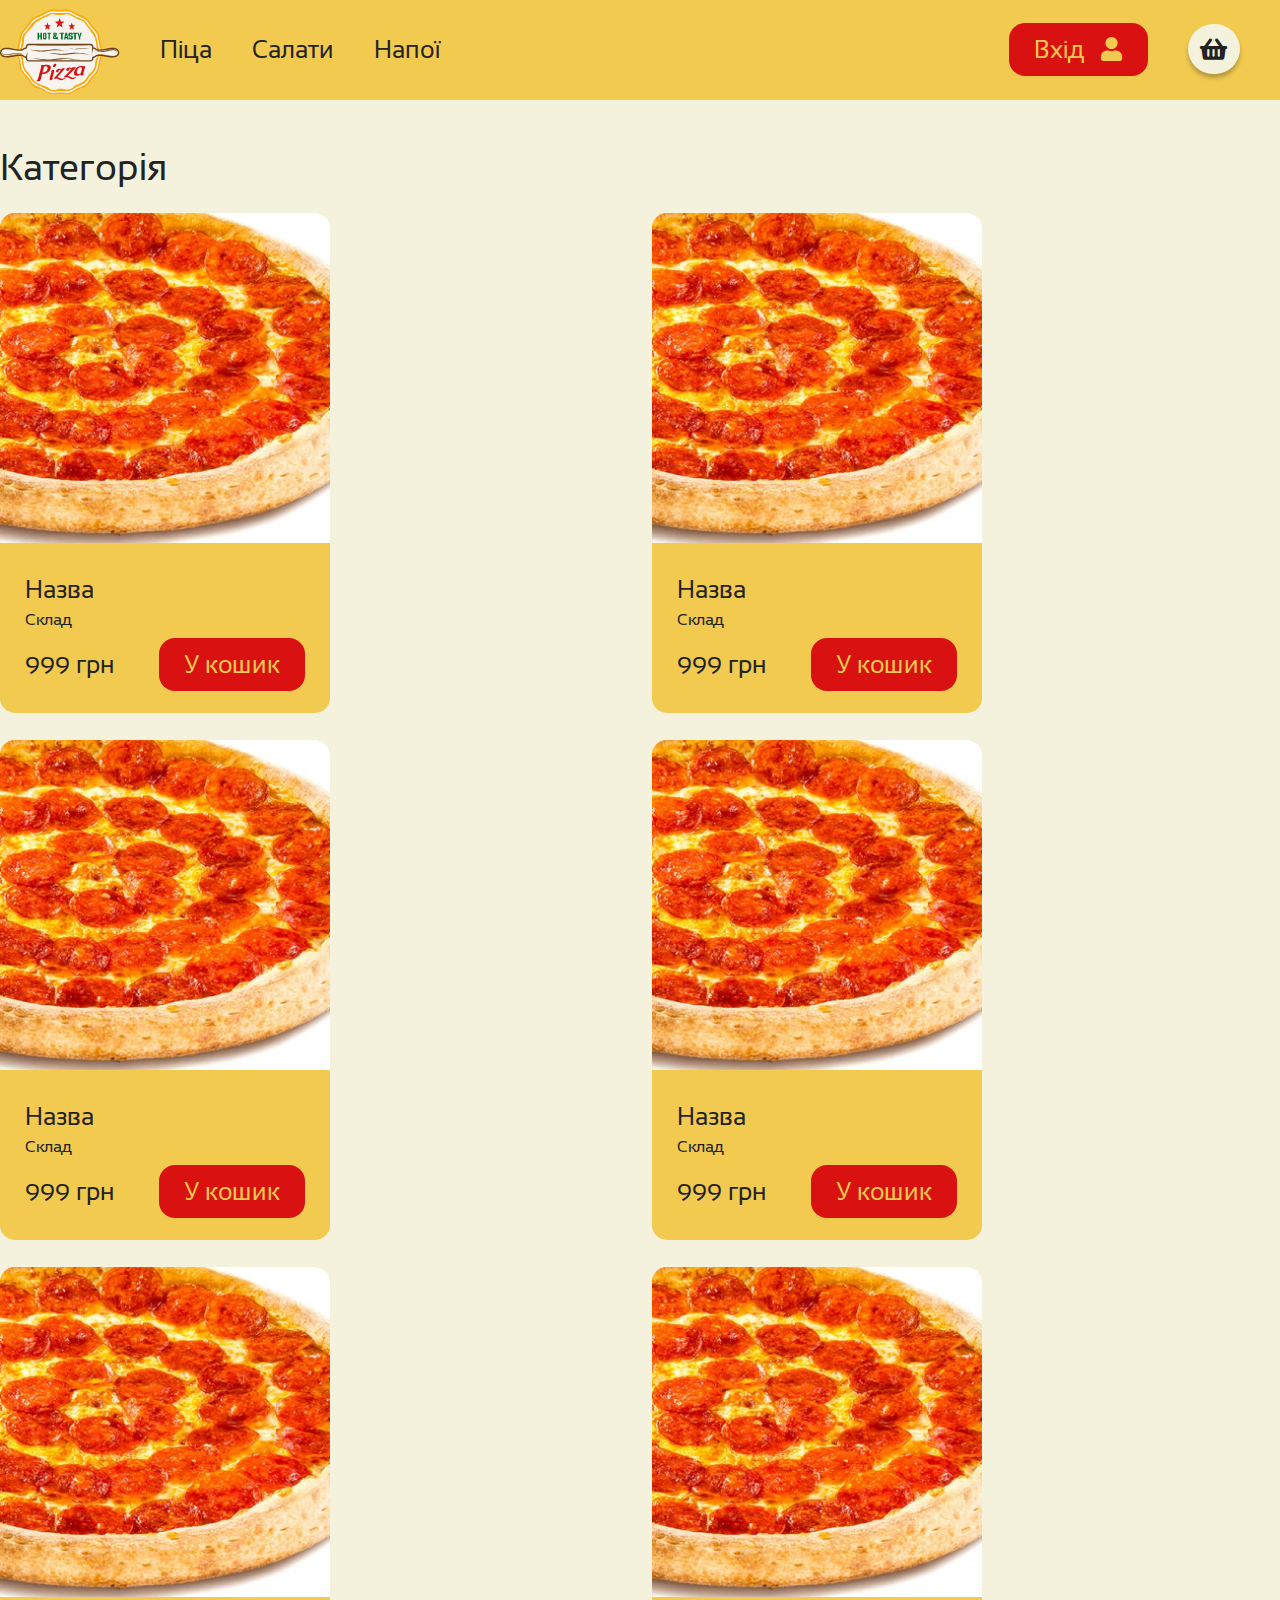
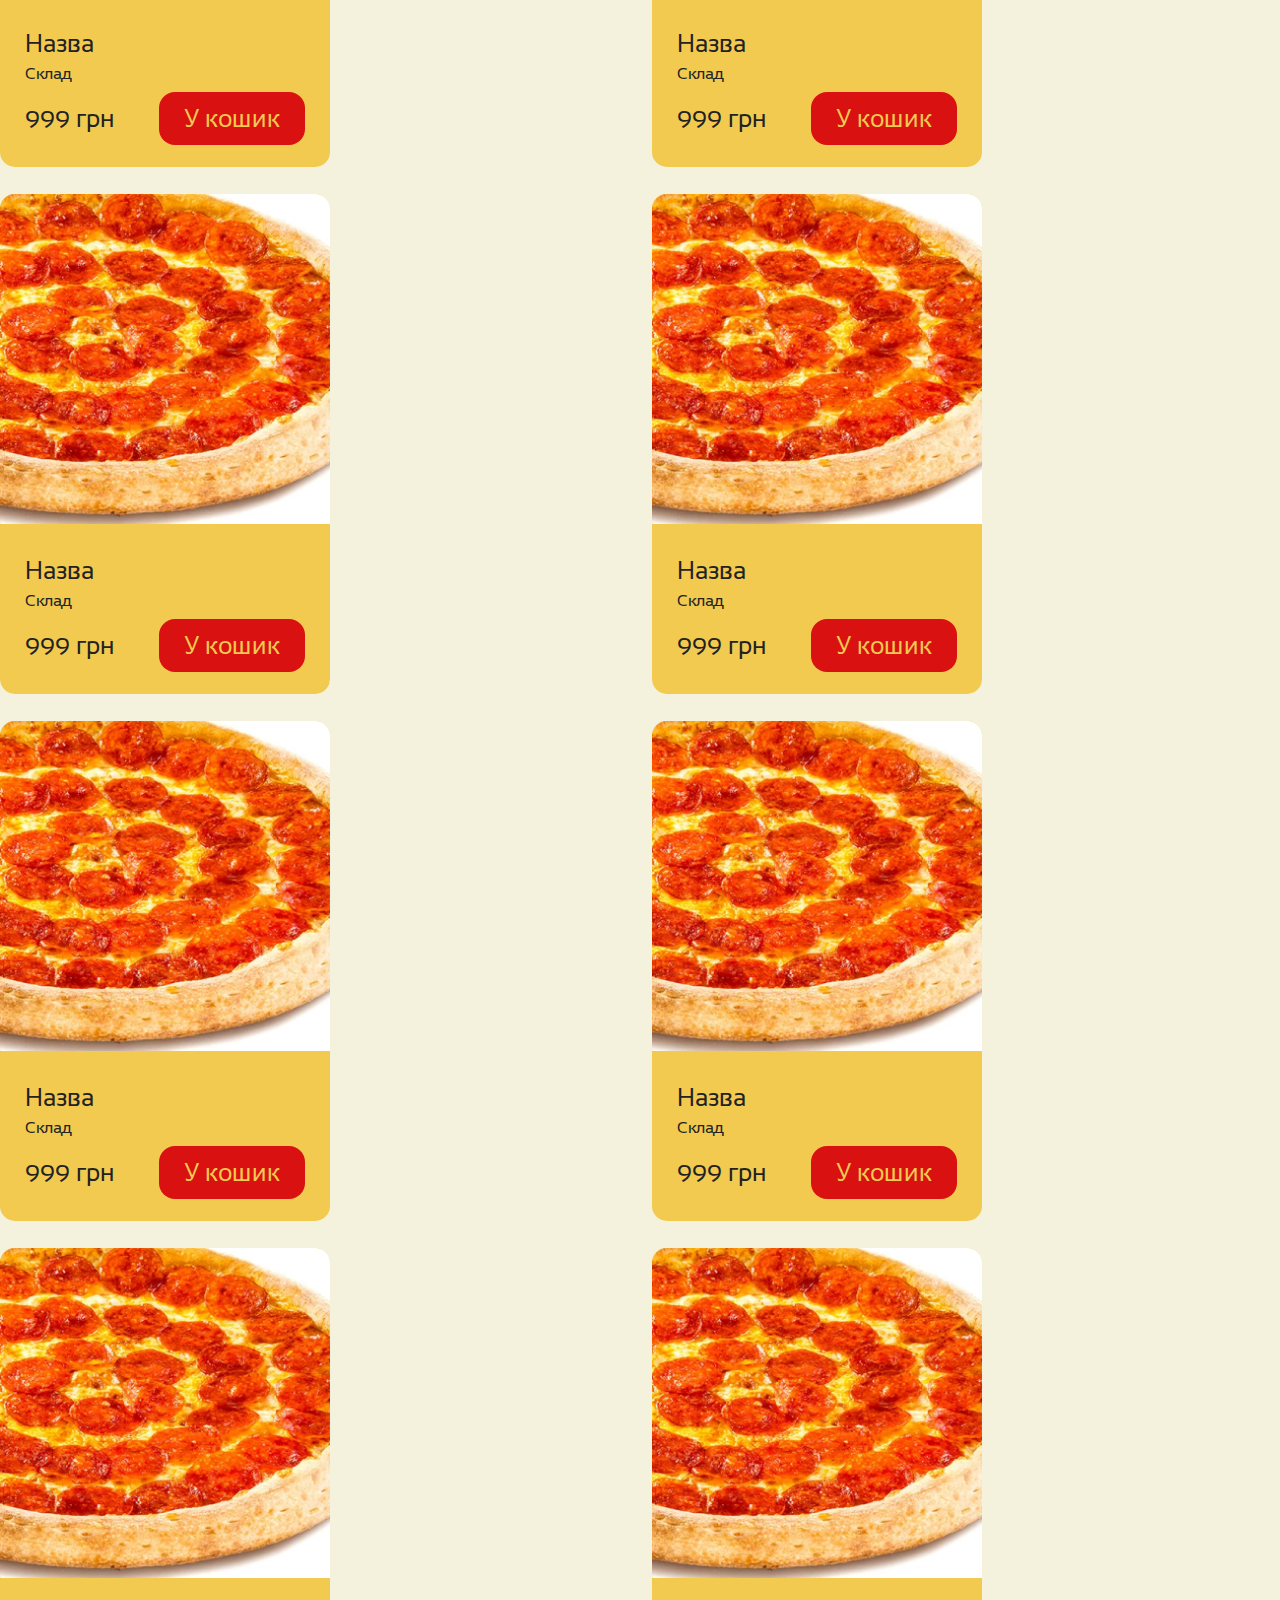
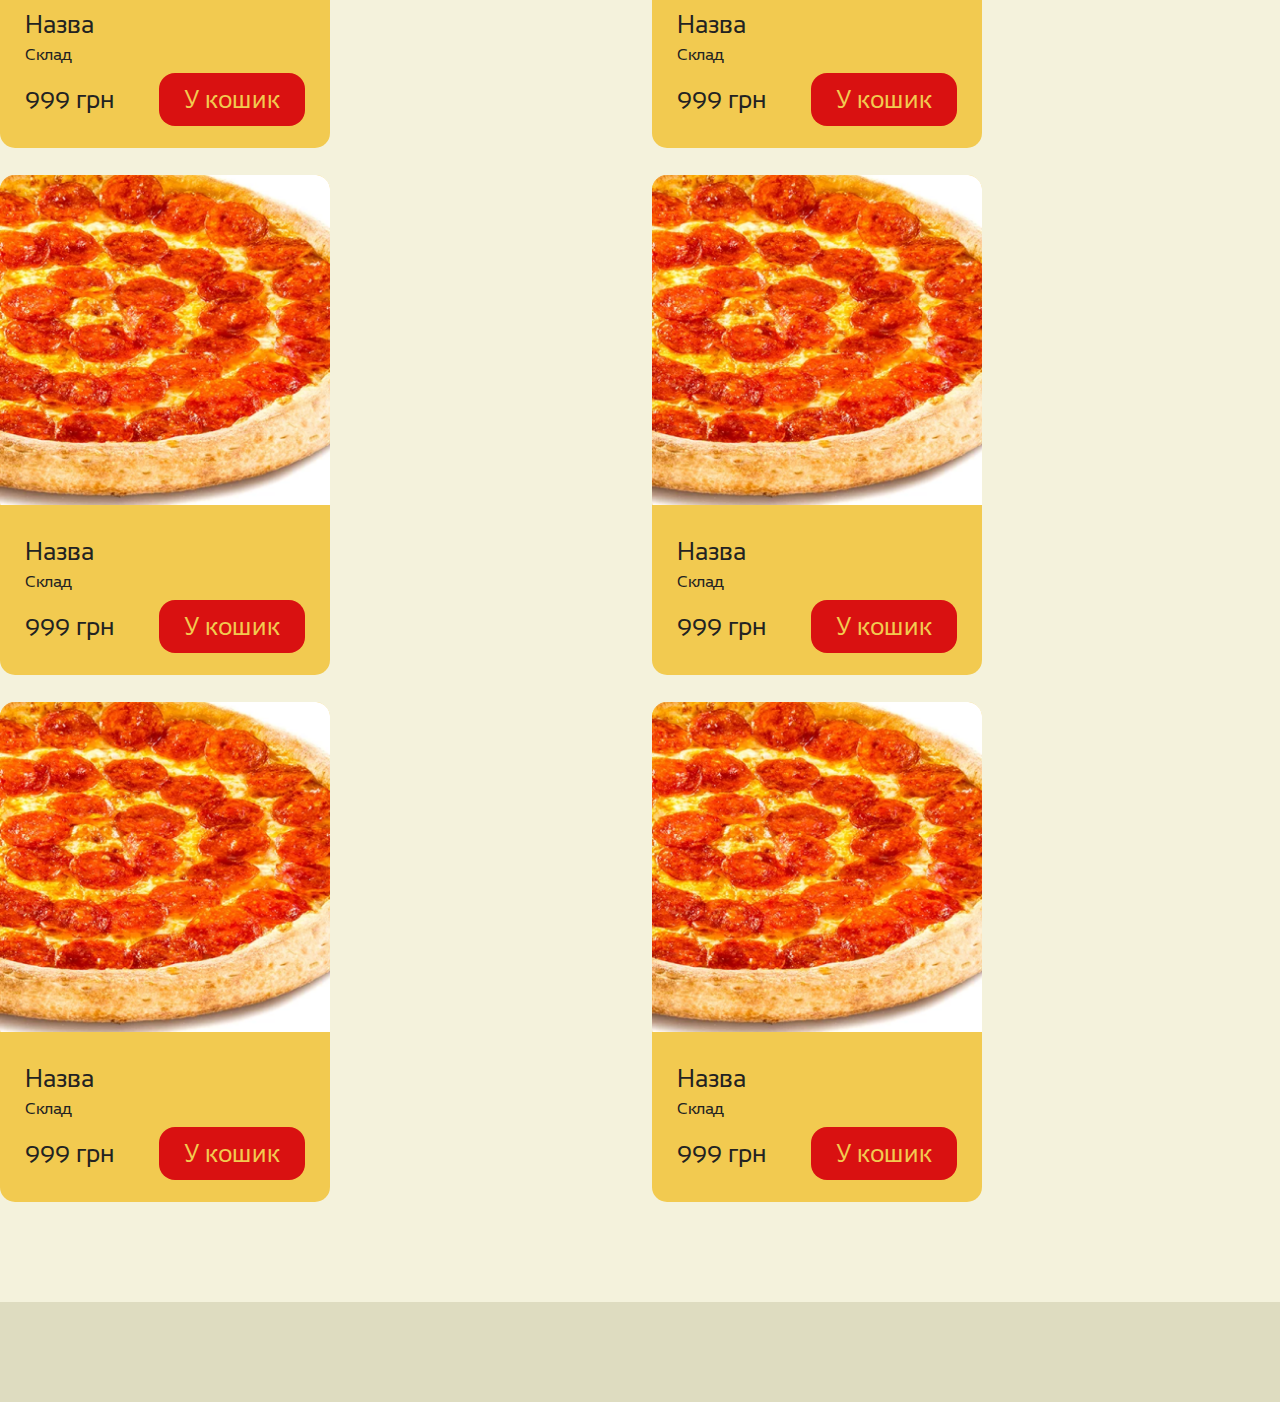
<file: pages/category.html>
<!DOCTYPE html>
<html lang="uk">
<head>
  <meta charset="UTF-8">
  <title>Категорія</title>
  <link rel="stylesheet" href="../styles/style.css">
</head>
<body>
<header class="top-header">
  <div class="wrapper">
    <nav class="left-nav">
      <ul>
        <li>
          <a href="../index.html" class="logo">
            <img src="../img/logo.svg" alt="logo"/>
          </a>
        </li>
        <li><a href="../pages/category.html">Піца</a></li>
        <li><a href="../pages/category.html">Салати</a></li>
        <li><a href="../pages/category.html">Напої</a></li>
      </ul>
    </nav>
    <nav class="right-nav">
      <ul>
        <li>
          <a href="../pages/login.html" class="login-button">Вхід <i class="fas fa-user"></i></a>
        </li>
        <li>
          <a href="../pages/cart.html">
            <i class="fas fa-shopping-basket"></i>
          </a>
        </li>
      </ul>
    </nav>
  </div>
</header>

<main>
  <div class="wrapper">
    <div class="content">
      <h1>Категорія</h1>
      <div class="container-fluid">
        <div class="row row-cols-4">
          <div class="col-xxl-3 col-sm-6 col-12">
            <div class="item-box">
              <a>
                <img src="../img/item_pic.png" alt="item_placeholder">
              </a>
              <div class="item-box-text">
                <h2 class="item-name"><a>Назва</a></h2>
                <h3 class="item-description"><a>Склад</a></h3>
                <ul>
                  <li><h2><a class="item-price">999 грн</a></h2></li>
                  <li><h2><a href="#" class="item-buy">У кошик</a></h2></li>
                </ul>
              </div>
            </div>
          </div>
          <div class="col-xxl-3 col-sm-6 col-12">
            <div class="item-box">
              <img src="../img/item_pic.png" alt="item_placeholder">
              <div class="item-box-text">
                <h2 class="item-name"><a>Назва</a></h2>
                <h3 class="item-description"><a>Склад</a></h3>
                <ul>
                  <li><h2><a class="item-price">999 грн</a></h2></li>
                  <li><h2><a href="#" class="item-buy">У кошик</a></h2></li>
                </ul>
              </div>
            </div>
          </div>
          <div class="col-xxl-3 col-sm-6 col-12">
            <div class="item-box">
              <img src="../img/item_pic.png" alt="item_placeholder">
              <div class="item-box-text">
                <h2 class="item-name"><a>Назва</a></h2>
                <h3 class="item-description"><a>Склад</a></h3>
                <ul>
                  <li><h2><a class="item-price">999 грн</a></h2></li>
                  <li><h2><a href="#" class="item-buy">У кошик</a></h2></li>
                </ul>
              </div>
            </div>
          </div>
          <div class="col-xxl-3 col-sm-6 col-12">
            <div class="item-box">
              <img src="../img/item_pic.png" alt="item_placeholder">
              <div class="item-box-text">
                <h2 class="item-name"><a>Назва</a></h2>
                <h3 class="item-description"><a>Склад</a></h3>
                <ul>
                  <li><h2><a class="item-price">999 грн</a></h2></li>
                  <li><h2><a href="#" class="item-buy">У кошик</a></h2></li>
                </ul>
              </div>
            </div>
          </div>
        </div>
        <div class="row row-cols-4">
          <div class="col-xxl-3 col-sm-6 col-12">
            <div class="item-box">
              <a>
                <img src="../img/item_pic.png" alt="item_placeholder">
              </a>
              <div class="item-box-text">
                <h2 class="item-name"><a>Назва</a></h2>
                <h3 class="item-description"><a>Склад</a></h3>
                <ul>
                  <li><h2><a class="item-price">999 грн</a></h2></li>
                  <li><h2><a href="#" class="item-buy">У кошик</a></h2></li>
                </ul>
              </div>
            </div>
          </div>
          <div class="col-xxl-3 col-sm-6 col-12">
            <div class="item-box">
              <img src="../img/item_pic.png" alt="item_placeholder">
              <div class="item-box-text">
                <h2 class="item-name"><a>Назва</a></h2>
                <h3 class="item-description"><a>Склад</a></h3>
                <ul>
                  <li><h2><a class="item-price">999 грн</a></h2></li>
                  <li><h2><a href="#" class="item-buy">У кошик</a></h2></li>
                </ul>
              </div>
            </div>
          </div>
          <div class="col-xxl-3 col-sm-6 col-12">
            <div class="item-box">
              <img src="../img/item_pic.png" alt="item_placeholder">
              <div class="item-box-text">
                <h2 class="item-name"><a>Назва</a></h2>
                <h3 class="item-description"><a>Склад</a></h3>
                <ul>
                  <li><h2><a class="item-price">999 грн</a></h2></li>
                  <li><h2><a href="#" class="item-buy">У кошик</a></h2></li>
                </ul>
              </div>
            </div>
          </div>
          <div class="col-xxl-3 col-sm-6 col-12">
            <div class="item-box">
              <img src="../img/item_pic.png" alt="item_placeholder">
              <div class="item-box-text">
                <h2 class="item-name"><a>Назва</a></h2>
                <h3 class="item-description"><a>Склад</a></h3>
                <ul>
                  <li><h2><a class="item-price">999 грн</a></h2></li>
                  <li><h2><a href="#" class="item-buy">У кошик</a></h2></li>
                </ul>
              </div>
            </div>
          </div>
        </div>
        <div class="row row-cols-4">
          <div class="col-xxl-3 col-sm-6 col-12">
            <div class="item-box">
              <a>
                <img src="../img/item_pic.png" alt="item_placeholder">
              </a>
              <div class="item-box-text">
                <h2 class="item-name"><a>Назва</a></h2>
                <h3 class="item-description"><a>Склад</a></h3>
                <ul>
                  <li><h2><a class="item-price">999 грн</a></h2></li>
                  <li><h2><a href="#" class="item-buy">У кошик</a></h2></li>
                </ul>
              </div>
            </div>
          </div>
          <div class="col-xxl-3 col-sm-6 col-12">
            <div class="item-box">
              <img src="../img/item_pic.png" alt="item_placeholder">
              <div class="item-box-text">
                <h2 class="item-name"><a>Назва</a></h2>
                <h3 class="item-description"><a>Склад</a></h3>
                <ul>
                  <li><h2><a class="item-price">999 грн</a></h2></li>
                  <li><h2><a href="#" class="item-buy">У кошик</a></h2></li>
                </ul>
              </div>
            </div>
          </div>
          <div class="col-xxl-3 col-sm-6 col-12">
            <div class="item-box">
              <img src="../img/item_pic.png" alt="item_placeholder">
              <div class="item-box-text">
                <h2 class="item-name"><a>Назва</a></h2>
                <h3 class="item-description"><a>Склад</a></h3>
                <ul>
                  <li><h2><a class="item-price">999 грн</a></h2></li>
                  <li><h2><a href="#" class="item-buy">У кошик</a></h2></li>
                </ul>
              </div>
            </div>
          </div>
          <div class="col-xxl-3 col-sm-6 col-12">
            <div class="item-box">
              <img src="../img/item_pic.png" alt="item_placeholder">
              <div class="item-box-text">
                <h2 class="item-name"><a>Назва</a></h2>
                <h3 class="item-description"><a>Склад</a></h3>
                <ul>
                  <li><h2><a class="item-price">999 грн</a></h2></li>
                  <li><h2><a href="#" class="item-buy">У кошик</a></h2></li>
                </ul>
              </div>
            </div>
          </div>
        </div>
        <div class="row row-cols-4">
          <div class="col-xxl-3 col-sm-6 col-12">
            <div class="item-box">
              <a>
                <img src="../img/item_pic.png" alt="item_placeholder">
              </a>
              <div class="item-box-text">
                <h2 class="item-name"><a>Назва</a></h2>
                <h3 class="item-description"><a>Склад</a></h3>
                <ul>
                  <li><h2><a class="item-price">999 грн</a></h2></li>
                  <li><h2><a href="#" class="item-buy">У кошик</a></h2></li>
                </ul>
              </div>
            </div>
          </div>
          <div class="col-xxl-3 col-sm-6 col-12">
            <div class="item-box">
              <img src="../img/item_pic.png" alt="item_placeholder">
              <div class="item-box-text">
                <h2 class="item-name"><a>Назва</a></h2>
                <h3 class="item-description"><a>Склад</a></h3>
                <ul>
                  <li><h2><a class="item-price">999 грн</a></h2></li>
                  <li><h2><a href="#" class="item-buy">У кошик</a></h2></li>
                </ul>
              </div>
            </div>
          </div>
          <div class="col-xxl-3 col-sm-6 col-12">
            <div class="item-box">
              <img src="../img/item_pic.png" alt="item_placeholder">
              <div class="item-box-text">
                <h2 class="item-name"><a>Назва</a></h2>
                <h3 class="item-description"><a>Склад</a></h3>
                <ul>
                  <li><h2><a class="item-price">999 грн</a></h2></li>
                  <li><h2><a href="#" class="item-buy">У кошик</a></h2></li>
                </ul>
              </div>
            </div>
          </div>
          <div class="col-xxl-3 col-sm-6 col-12">
            <div class="item-box">
              <img src="../img/item_pic.png" alt="item_placeholder">
              <div class="item-box-text">
                <h2 class="item-name"><a>Назва</a></h2>
                <h3 class="item-description"><a>Склад</a></h3>
                <ul>
                  <li><h2><a class="item-price">999 грн</a></h2></li>
                  <li><h2><a href="#" class="item-buy">У кошик</a></h2></li>
                </ul>
              </div>
            </div>
          </div>
        </div>
      </div>
    </div>
  </div>
</main>

<footer>
</footer>
</body>
</html>
</file>
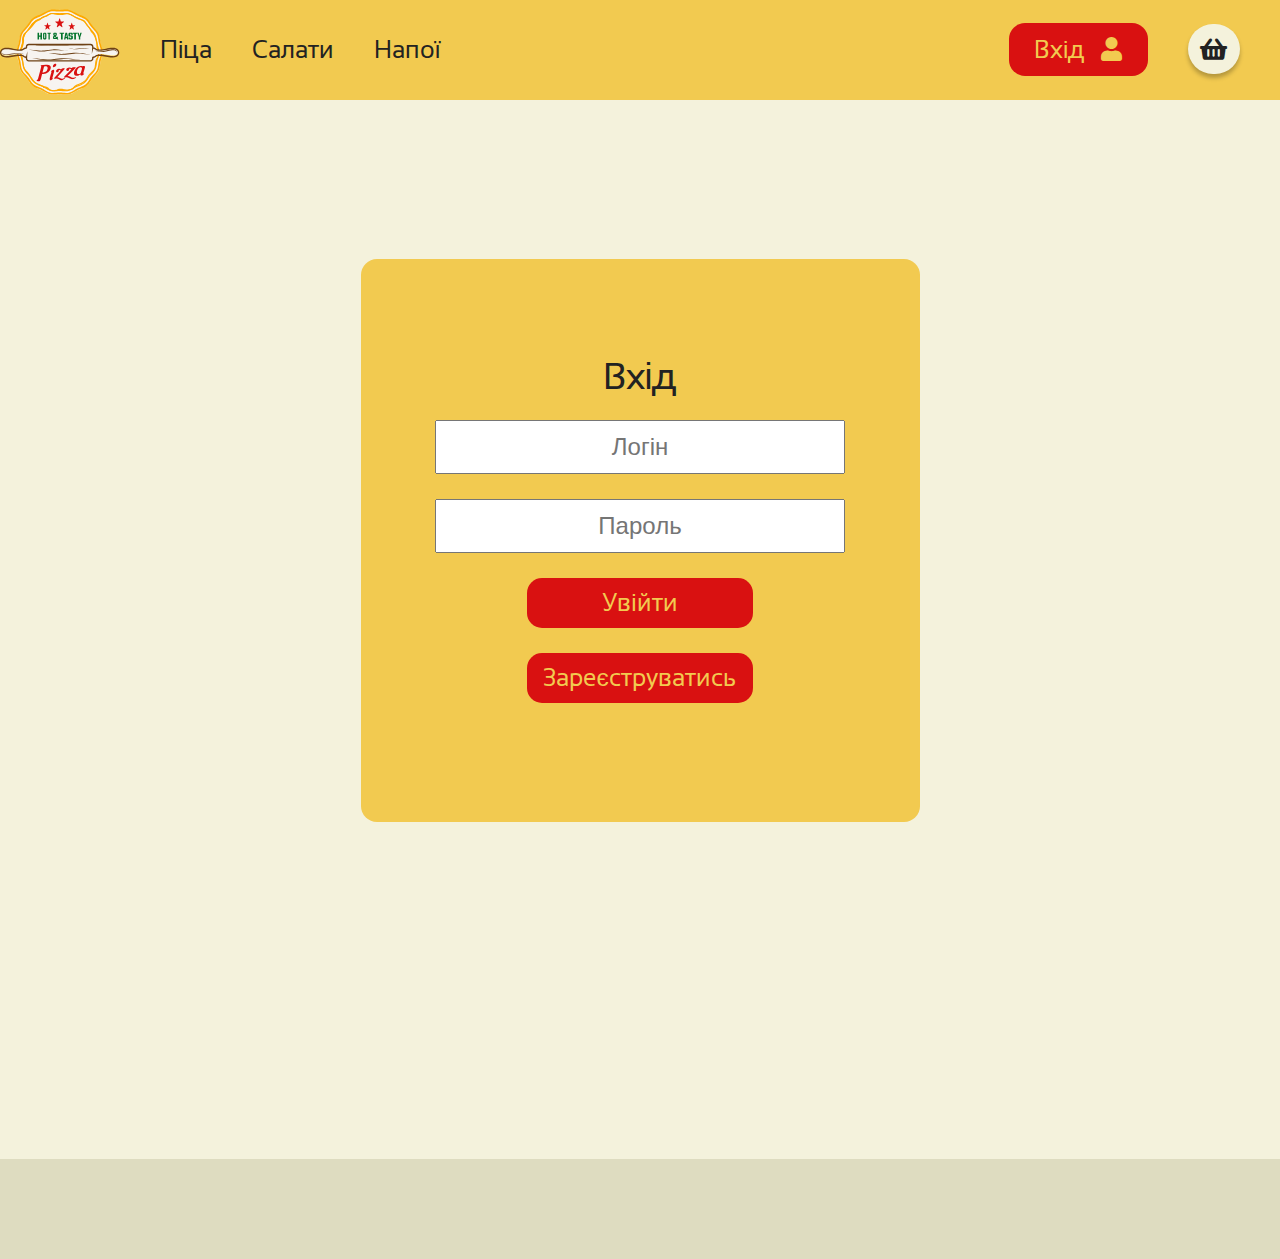
<file: pages/login.html>
<!DOCTYPE html>
<html lang="uk">
<head>
  <meta charset="UTF-8">
  <title>Вхід</title>
  <link rel="stylesheet" href="../styles/style.css">
</head>
<body>
<header class="top-header">
  <div class="wrapper">
    <nav class="left-nav">
      <ul>
        <li>
          <a href="../index.html" class="logo">
            <img src="../img/logo.svg" alt="logo"/>
          </a>
        </li>
        <li><a href="../pages/category.html">Піца</a></li>
        <li><a href="../pages/category.html">Салати</a></li>
        <li><a href="../pages/category.html">Напої</a></li>
      </ul>
    </nav>
    <nav class="right-nav">
      <ul>
        <li>
          <a href="../pages/login.html" class="login-button">Вхід <i class="fas fa-user"></i></a>
        </li>
        <li>
          <a href="../pages/cart.html">
            <i class="fas fa-shopping-basket"></i>
          </a>
        </li>
      </ul>
    </nav>
  </div>
</header>

<main>
  <div class="wrapper">
    <div class="container">
      <div class="login-box">
        <h1>Вхід</h1>
        <form>
          <input  type="text" name="login" placeholder="Логін">
          <input type="password" name="password" placeholder="Пароль">
          <button>
            <a href="profile.html">Увійти</a>
          </button>
          <button>
            <a href="signup.html">Зареєструватись</a>
          </button>
        </form>
      </div>
    </div>
  </div>
</main>

<footer>
</footer>
</body>
</html>
</file>
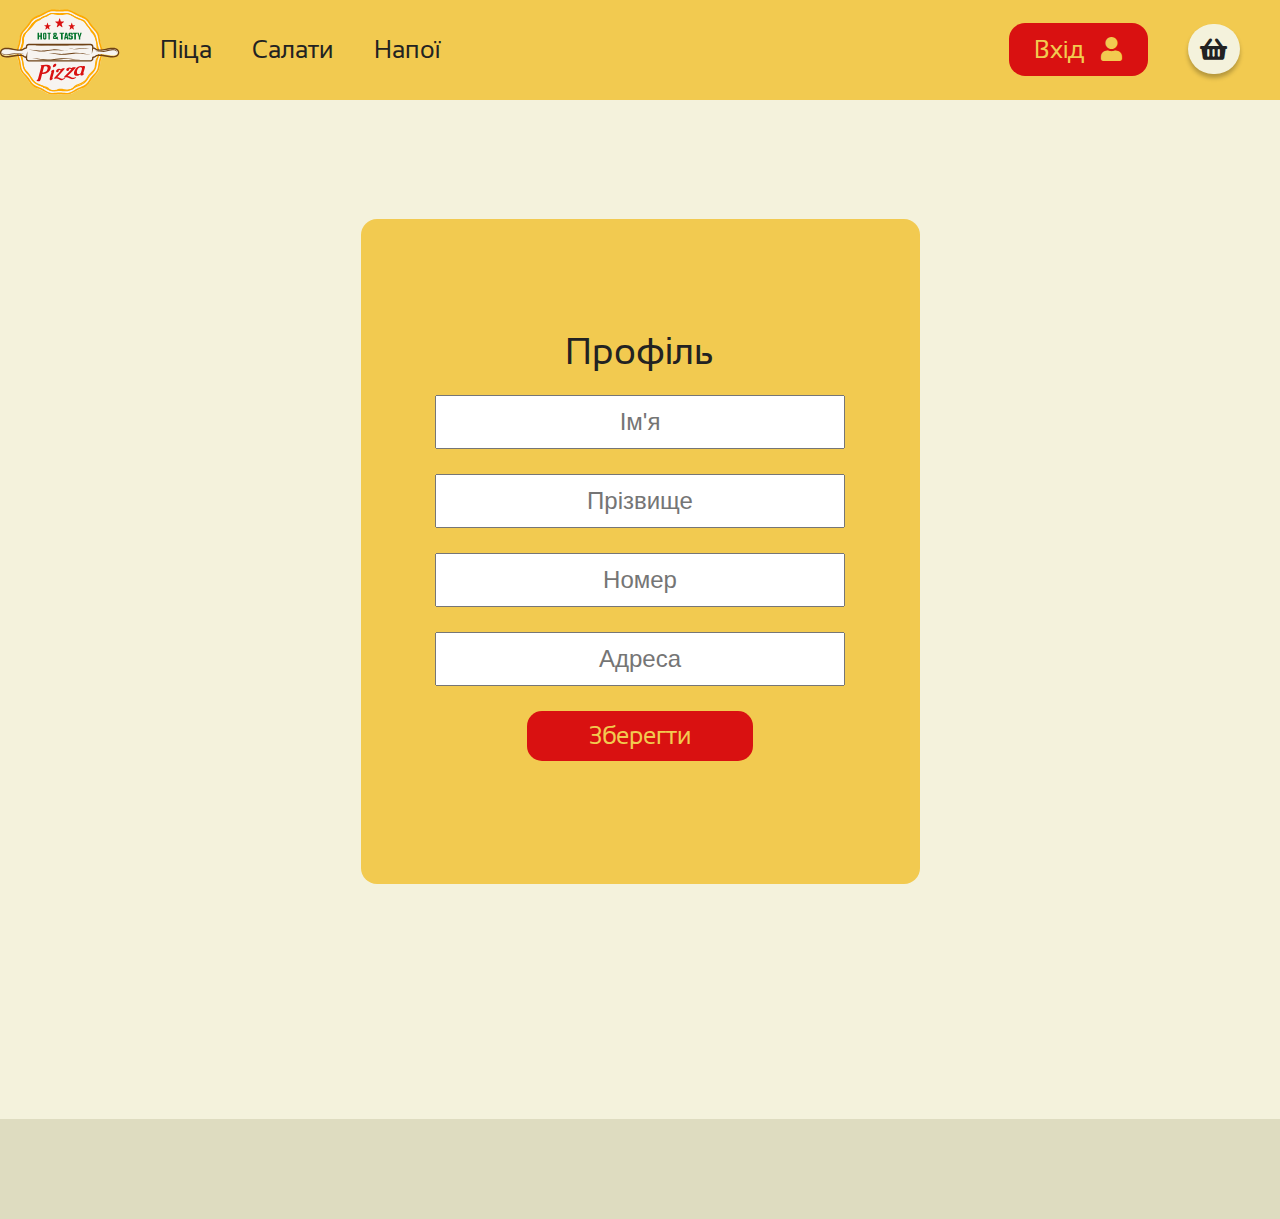
<file: pages/profile.html>
<!DOCTYPE html>
<html lang="uk">
<head>
  <meta charset="UTF-8">
  <title>Профіль</title>
  <link rel="stylesheet" href="../styles/style.css">
</head>
<body>
<header class="top-header">
  <div class="wrapper">
    <nav class="left-nav">
      <ul>
        <li>
          <a href="../index.html" class="logo">
            <img src="../img/logo.svg" alt="logo"/>
          </a>
        </li>
        <li><a href="../pages/category.html">Піца</a></li>
        <li><a href="../pages/category.html">Салати</a></li>
        <li><a href="../pages/category.html">Напої</a></li>
      </ul>
    </nav>
    <nav class="right-nav">
      <ul>
        <li>
          <a href="../pages/login.html" class="login-button">Вхід <i class="fas fa-user"></i></a>
        </li>
        <li>
          <a href="../pages/cart.html">
            <i class="fas fa-shopping-basket"></i>
          </a>
        </li>
      </ul>
    </nav>
  </div>
</header>

<main>
  <div class="wrapper">
    <div class="container">
      <div class="signup-box">
        <h1>Профіль</h1>
        <form>
          <input  type="text" name="firstname" placeholder="Ім'я">
          <input  type="text" name="surname" placeholder="Прізвище">
          <input  type="text" name="phone" placeholder="Номер">
          <input  type="text" name="address" placeholder="Адреса">
          <button>
            <a href="profile.html">Зберегти</a>
          </button>
        </form>
      </div>
    </div>
  </div>
</main>

<footer>
</footer>
</body>
</html>
</file>
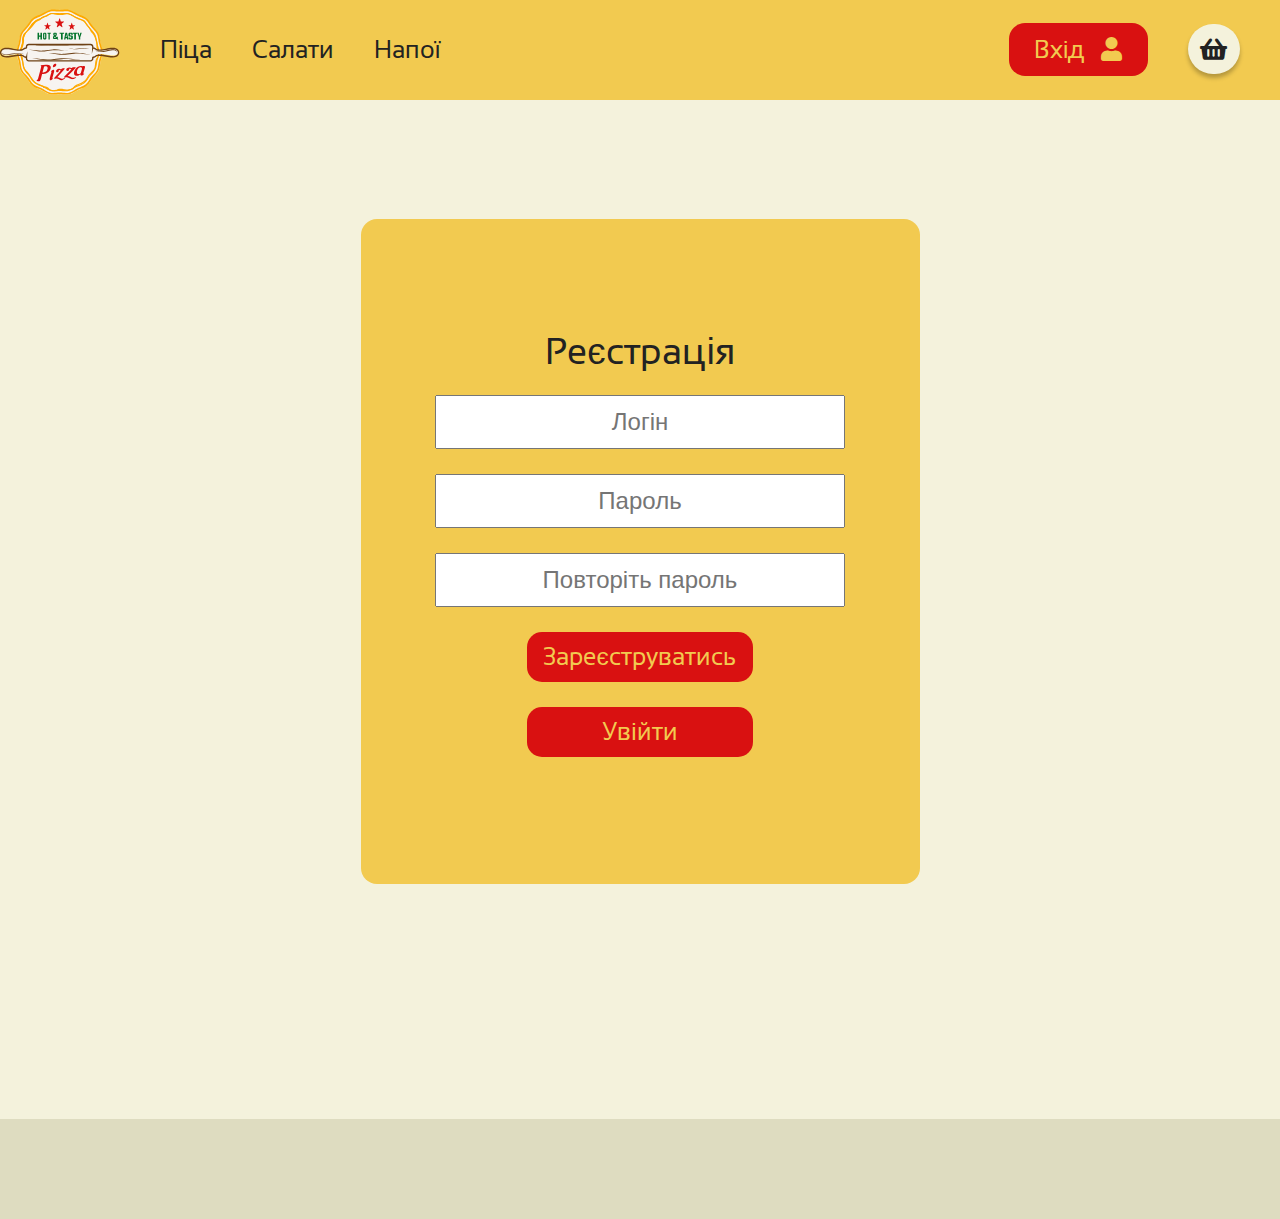
<file: pages/signup.html>
<!DOCTYPE html>
<html lang="uk">
<head>
  <meta charset="UTF-8">
  <title>Реєстрація</title>
  <link rel="stylesheet" href="../styles/style.css">
</head>
<body>
<header class="top-header">
  <div class="wrapper">
    <nav class="left-nav">
      <ul>
        <li>
          <a href="../index.html" class="logo">
            <img src="../img/logo.svg" alt="logo"/>
          </a>
        </li>
        <li><a href="../pages/category.html">Піца</a></li>
        <li><a href="../pages/category.html">Салати</a></li>
        <li><a href="../pages/category.html">Напої</a></li>
      </ul>
    </nav>
    <nav class="right-nav">
      <ul>
        <li>
          <a href="../pages/login.html" class="login-button">Вхід <i class="fas fa-user"></i></a>
        </li>
        <li>
          <a href="../pages/cart.html">
            <i class="fas fa-shopping-basket"></i>
          </a>
        </li>
      </ul>
    </nav>
  </div>
</header>

<main>
  <div class="wrapper">
    <div class="container">
      <div class="signup-box">
        <h1>Реєстрація</h1>
        <form>
          <input  type="text" name="login" placeholder="Логін">
          <input type="password" name="password" placeholder="Пароль">

          <input type="password" name="repeat_password" placeholder="Повторіть пароль">
          <button>
            <a href="profile.html">Зареєструватись</a>
          </button>
          <button>
            <a href="login.html">Увійти</a>
          </button>
        </form>
      </div>
    </div>
  </div>
</main>

<footer>
</footer>
</body>
</html>
</file>
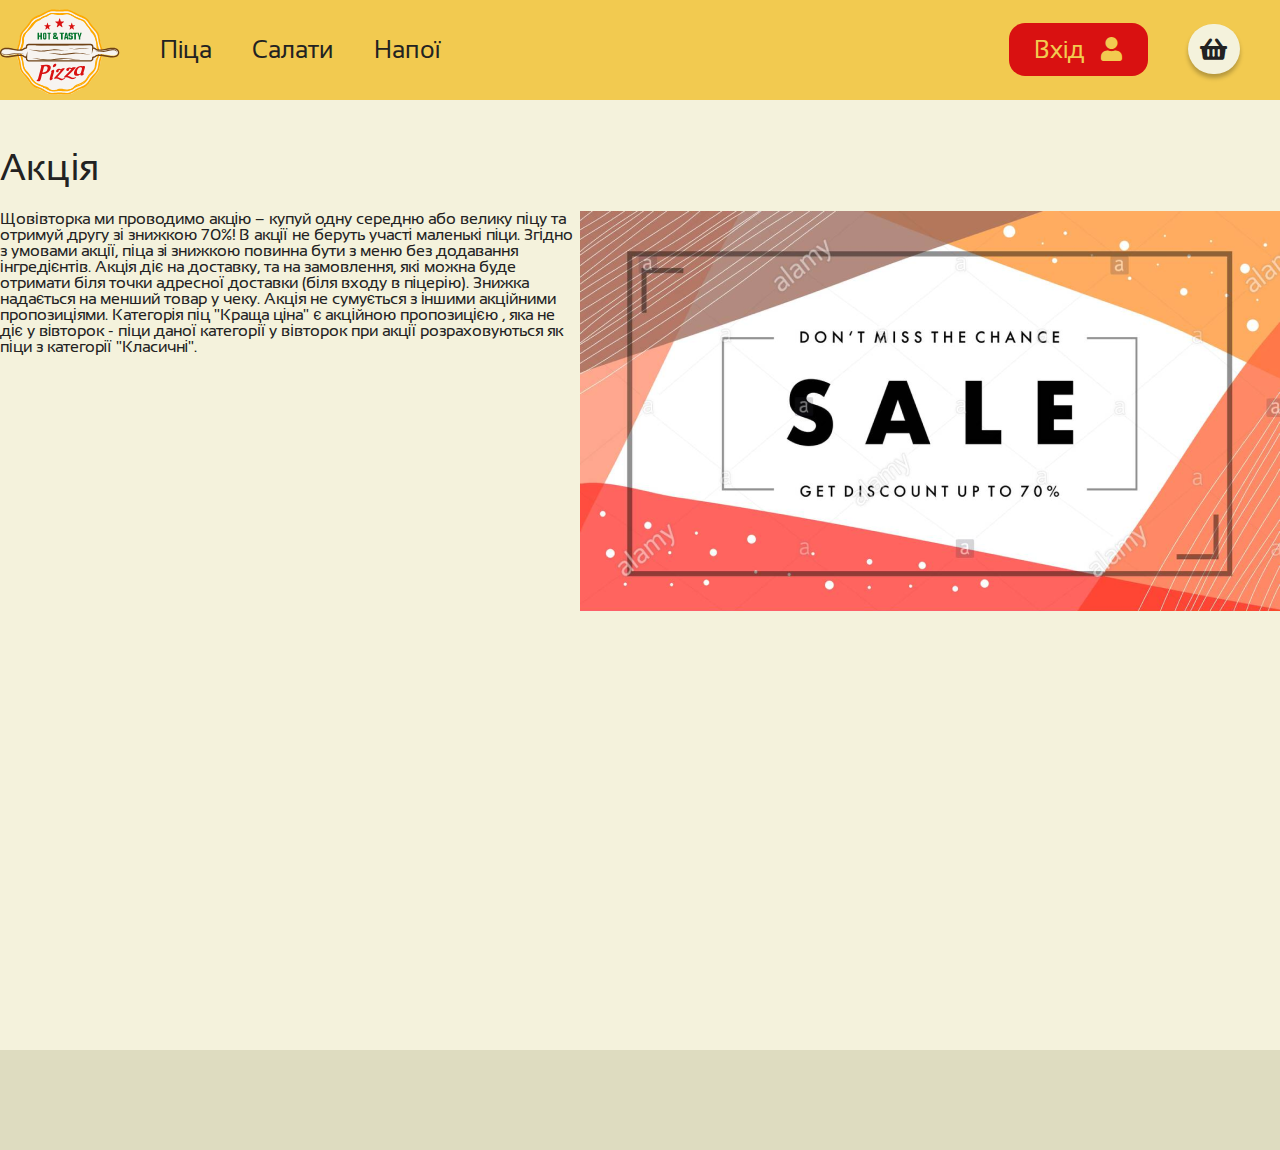
<file: pages/special.html>
<!DOCTYPE html>
<html lang="uk">
<head>
  <meta charset="UTF-8">
  <title>Вхід</title>
  <link rel="stylesheet" href="../styles/style.css">
</head>
<body>
<header class="top-header">
  <div class="wrapper">
    <nav class="left-nav">
      <ul>
        <li>
          <a href="../index.html" class="logo">
            <img src="../img/logo.svg" alt="logo"/>
          </a>
        </li>
        <li><a href="../pages/category.html">Піца</a></li>
        <li><a href="../pages/category.html">Салати</a></li>
        <li><a href="../pages/category.html">Напої</a></li>
      </ul>
    </nav>
    <nav class="right-nav">
      <ul>
        <li>
          <a href="../pages/login.html" class="login-button">Вхід <i class="fas fa-user"></i></a>
        </li>
        <li>
          <a href="../pages/cart.html">
            <i class="fas fa-shopping-basket"></i>
          </a>
        </li>
      </ul>
    </nav>
  </div>
</header>

<main>
  <div class="wrapper">
      <div class="content">
        <h1>Акція</h1>
        <div class="special">
          <h3 class="special-text">
            <a>
              Щовівторка ми проводимо акцію – купуй одну середню або велику піцу та отримуй другу зі знижкою 70%!
              В акції не беруть участі маленькі піци. Згідно з умовами акції, піца зі знижкою повинна бути з меню без додавання інгредієнтів.
              Акція діє на доставку, та на замовлення, які можна буде отримати біля точки адресної доставки (біля входу в піцерію).
              Знижка надається на менший товар у чеку. Акція не сумується з іншими акційними пропозиціями.
              Категорія піц "Краща ціна" є акційною пропозицією , яка не діє у вівторок - піци даної категорії у вівторок при акції розраховуються як піци з категорії "Класичні".
            </a>
          </h3>
          <img class="special1" src="../img/sale1.png" alt="special">
        </div>
      </div>
  </div>

</main>

<footer>
</footer>

</body>
</html>
</file>
<file: fonts/sansation_import.css>
@font-face {
    font-family: 'Sansation';
    src: url('SansationRegular.eot');
    src: url('SansationRegular.eot?#iefix') format('embedded-opentype'),
        url('SansationRegular.woff2') format('woff2'),
        url('SansationRegular.woff') format('woff'),
        url('SansationRegular.ttf') format('truetype'),
        url('SansationRegular.svg#SansationRegular') format('svg');
    font-weight: normal;
    font-style: normal;
    font-display: swap;
}

@font-face {
    font-family: 'Sansation';
    src: url('SansationBoldItalic.eot');
    src: url('SansationBoldItalic.eot?#iefix') format('embedded-opentype'),
        url('SansationBoldItalic.woff2') format('woff2'),
        url('SansationBoldItalic.woff') format('woff'),
        url('SansationBoldItalic.ttf') format('truetype'),
        url('SansationBoldItalic.svg#SansationBoldItalic') format('svg');
    font-weight: bold;
    font-style: italic;
    font-display: swap;
}

@font-face {
    font-family: 'Sansation';
    src: url('SansationItalic.eot');
    src: url('SansationItalic.eot?#iefix') format('embedded-opentype'),
        url('SansationItalic.woff2') format('woff2'),
        url('SansationItalic.woff') format('woff'),
        url('SansationItalic.ttf') format('truetype'),
        url('SansationItalic.svg#SansationItalic') format('svg');
    font-weight: normal;
    font-style: italic;
    font-display: swap;
}

@font-face {
    font-family: 'Sansation';
    src: url('SansationLight.eot');
    src: url('SansationLight.eot?#iefix') format('embedded-opentype'),
        url('SansationLight.woff2') format('woff2'),
        url('SansationLight.woff') format('woff'),
        url('SansationLight.ttf') format('truetype'),
        url('SansationLight.svg#SansationLight') format('svg');
    font-weight: 300;
    font-style: normal;
    font-display: swap;
}

@font-face {
    font-family: 'Sansation';
    src: url('SansationLightItalic.eot');
    src: url('SansationLightItalic.eot?#iefix') format('embedded-opentype'),
        url('SansationLightItalic.woff2') format('woff2'),
        url('SansationLightItalic.woff') format('woff'),
        url('SansationLightItalic.ttf') format('truetype'),
        url('SansationLightItalic.svg#SansationLightItalic') format('svg');
    font-weight: 300;
    font-style: italic;
    font-display: swap;
}

@font-face {
    font-family: 'Sansation';
    src: url('SansationBold.eot');
    src: url('SansationBold.eot?#iefix') format('embedded-opentype'),
        url('SansationBold.woff2') format('woff2'),
        url('SansationBold.woff') format('woff'),
        url('SansationBold.ttf') format('truetype'),
        url('SansationBold.svg#SansationBold') format('svg');
    font-weight: bold;
    font-style: normal;
    font-display: swap;
}
</file>
<file: styles/style.css>
@import "reset.css"; /* Скидання стилів браузеру за замовчуванням */
@import "../libs/font-awesome/css/all.css";
@import "../fonts/sansation_import.css"; /* Імпортуємо шрифт */
@import "../libs/bootstrap-5.0.0-beta3-dist/css/bootstrap-grid.css";
@import "adaptive.css";

h1 {
    font-size: 36px;
}

h2 {
    font-size: 24px;
}

h3 {
    font-size: 16px;
}

body {
    font-weight: normal;
    font-family: 'Sansation', Arial, sans-serif;
    background-color: #F4F2DC;

}

.wrapper {
    max-width: 1420px;
    width: 100%;
    margin: auto;
}

header{
    overflow: hidden;
    background-color: #f2ca50;
    width: 100%;
    position: fixed;
    top: 0;
}

header.top-header .wrapper{
    display: flex;
    flex-direction: row;
    justify-content: space-between;
    height: 100px;
}

header.top-header .wrapper nav ul {
    display: flex;
    font-size: 24px;
    line-height: 100px;
}

header.top-header .wrapper nav li {
    margin-left: auto;
    margin-right: 40px
}

header.top-header .wrapper nav li a{
    color: inherit;
    text-decoration: none;
}

header.top-header .wrapper nav.left-nav {
    display: flex;
}

header.top-header .wrapper nav.right-nav a.login-button {
    color: #f2ca50;
    background: #D91111;
    border-radius: 16px;
    padding: .53em 1.05em;
}

.fa-user{
    margin-left: 10px;
}

header.top-header .wrapper nav.right-nav .fa-shopping-basket {
    min-height: .53em;
    border-radius: 100px;
    background-color: #f4f2dc;
    padding: .53em .53em;
    box-shadow: 0 4px 4px rgba(0, 0, 0, 0.25);
}

main {
    margin-top: 150px;
    min-height: 100vh;
}

main.wrapper .specials {
    display: flex;
    justify-content: space-between;
}

main.wrapper .content .specials {
    display: flex;
    justify-content: space-between;
}


.wrapper .specials img {
    max-width: 690px;
    object-fit: cover;
    border-radius: 16px;
}

.content {
    margin-top: 60px;
    margin-bottom: 100px;
}

.container, .container-fluid {
    padding-left: 0;
    margin-left: 0;
    max-width: 1390px;
    width: 100%;
}

.item-box {
    width: 330px;
    height: 500px;
    left: 0;
    top: 0;
    margin-top: 27px;
    background: #F2CA50;
    border-radius: 15px;
}

.item-box img {
    max-width: 330px;
}

.item-box .item-box-text {
    padding: 35px 25px 32px 25px;
}

.item-box-text ul {
    display: flex;
    justify-content: space-between;
}


.item-box-text .item-description {
    margin-top: 10px;
}

.item-box-text ul li{
    margin-top: 25px;
}

.item-buy {
    color: #f2ca50;
    background: #D91111;
    border-radius: 16px;
    padding: .53em 1.05em;
    text-decoration: none;
}

footer {
    position: absolute;
    vertical-align: bottom;
    width: 100%;
    height: 100px;
    background-color: #dedcc0;
}



.login-box {
    margin-left: auto;
    margin-right: auto;
    margin-top: 259px;
    width: 559px;
    height: 563px;
    background: #F2CA50;
    border-radius: 16px;
}

.login-box h1 {
    text-align: center;
    padding-top: 100px;
}

.login {
    align-self: center;
}

.login-box form {
    display: block;
    width: 100%;
    margin-top: 25px;
    margin-right: auto;
    margin-left: auto;
    text-align: center;
    max-width: 410px;
}

.login-box form input, .signup-box form input {
    box-sizing: border-box;
    padding: 10px;
    margin-bottom: 25px;
    width: 410px;
    height: 54px;
    text-align: center;
    font-size: 24px;
    text-decoration: none;
}

.login-box button, .signup-box button {
    font-family: Sansation, Arial, serif;
    border: none;
    width: 226px;
    height: 50px;
    background-color: #D91111;
    border-radius: 15px;
    margin-bottom: 25px;
}

button a {
    text-decoration: none;
    font-size: 24px;
    color: #F2CA50;
}

.signup-box {
    margin-left: auto;
    margin-right: auto;
    margin-top: 219px;
    width: 559px;
    height: 665px;
    background: #F2CA50;
    border-radius: 16px;
}

.signup-box h1 {
    text-align: center;
    padding-top: 115px;
}

.signup-box form {
    display: block;
    width: 100%;
    margin-top: 25px;
    margin-right: auto;
    margin-left: auto;
    text-align: center;
    max-width: 410px;
}

.cart h1 {
    width: 885px;
    margin-left: auto;
    margin-right: auto;
}
.cart-content{
    margin: 25px;
}

.cart-item {
    width: 885px;
    height: 90px;
    margin-right: auto;
    margin-left: auto;
    background: #F2CA50;
    box-shadow: 0px 4px 4px rgba(0, 0, 0, 0.25);
    display: flex;
    padding: 10px;
    margin-top: 5px;
}

.cart-item h3 {
    padding-top: 15px;
}

.cart-item form {
    margin-left: 77%;
    margin-top: 34px;
}
.cart-item form button {
    background: none;
    border: none;
}

.cart-item input {
    width: 40px;
    height: 20px;
    font-size: 18px;
    text-align: center;
}

.remove-button {
    background: none;
    border: none;
    margin-top: 0;
    margin-bottom: 90px;
}

.order-button {
    height: 50px;
    width: 226px;
    margin-left: 65%;
    background: #D91111;
    border-radius: 15px;
}

.order-button button {
    border: none;
    background: none;
    font-family: Sansation, Arial, serif;
    text-align: center;
    padding-left: 58px;
    padding-top: 10px;
}



.special {
    display: flex;
    margin-top: 25px;
}

.special-text {
    margin-bottom: 25px;
}
</file>
